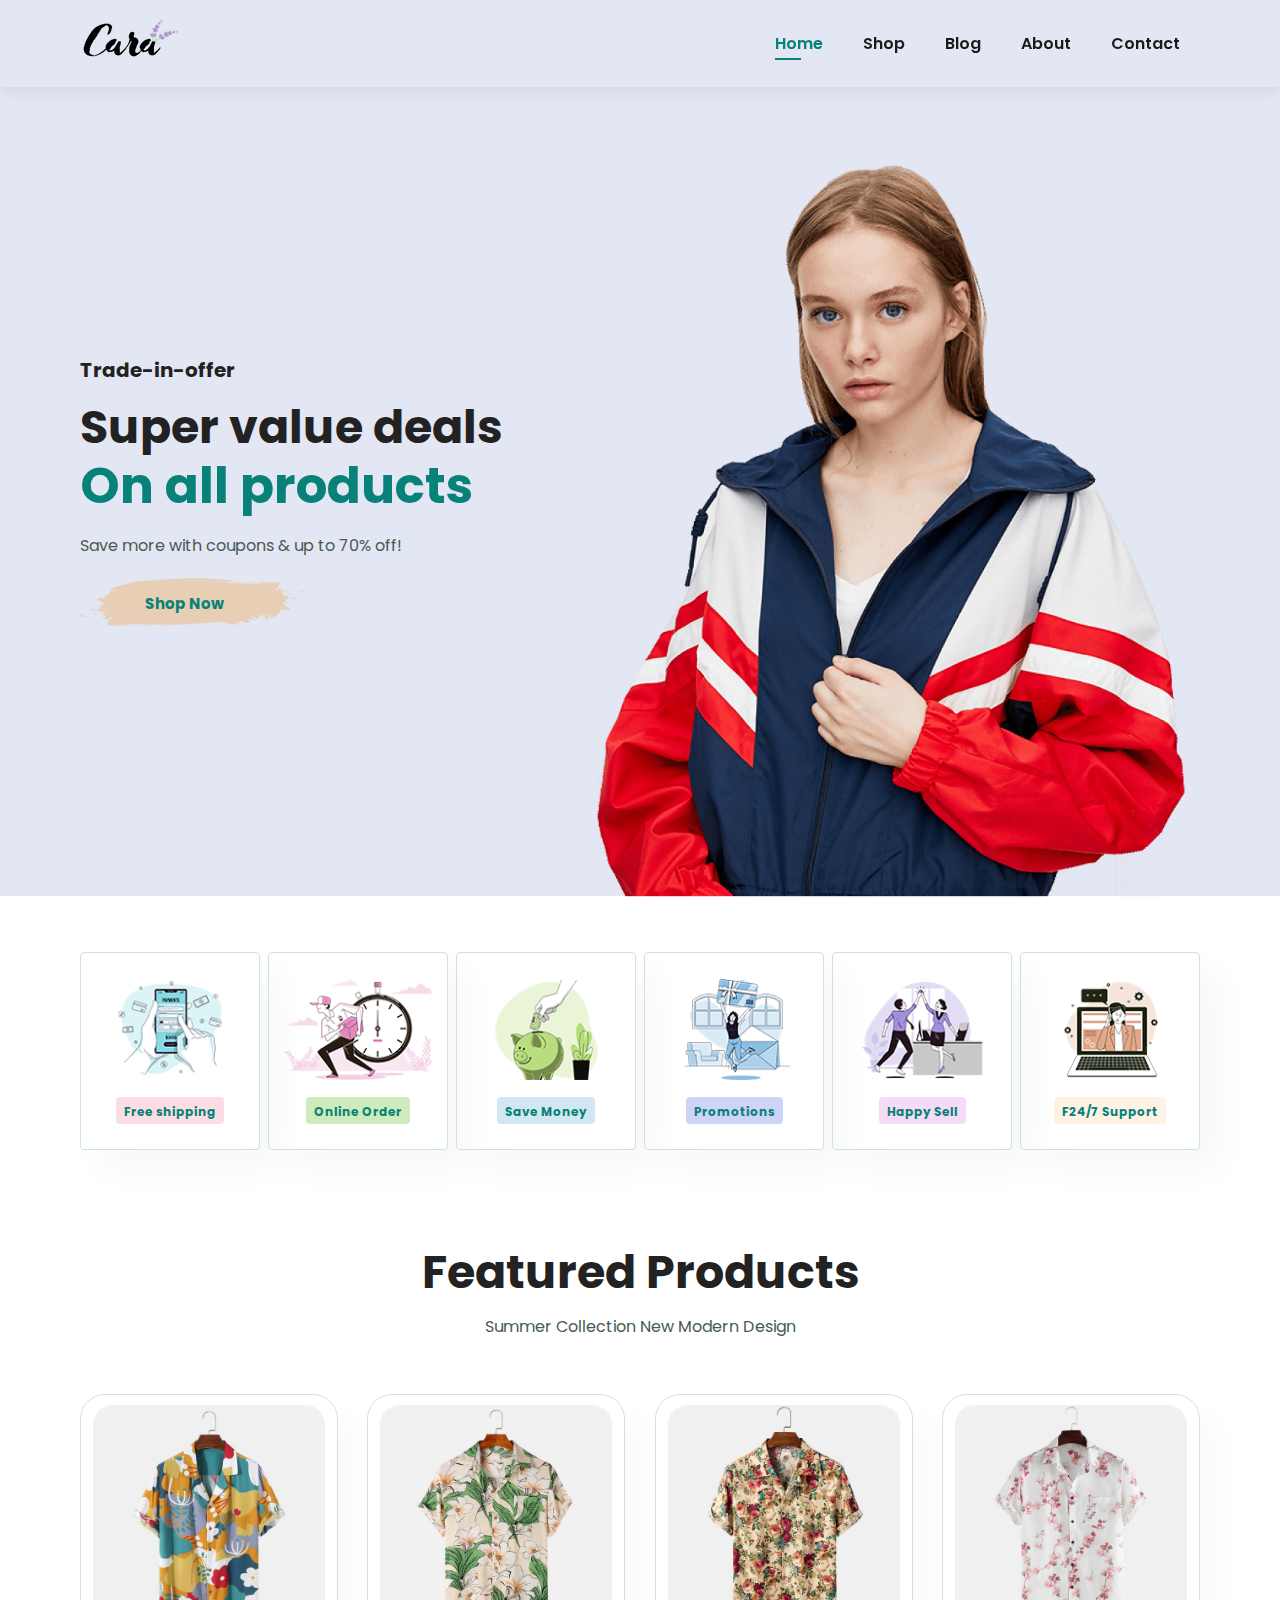
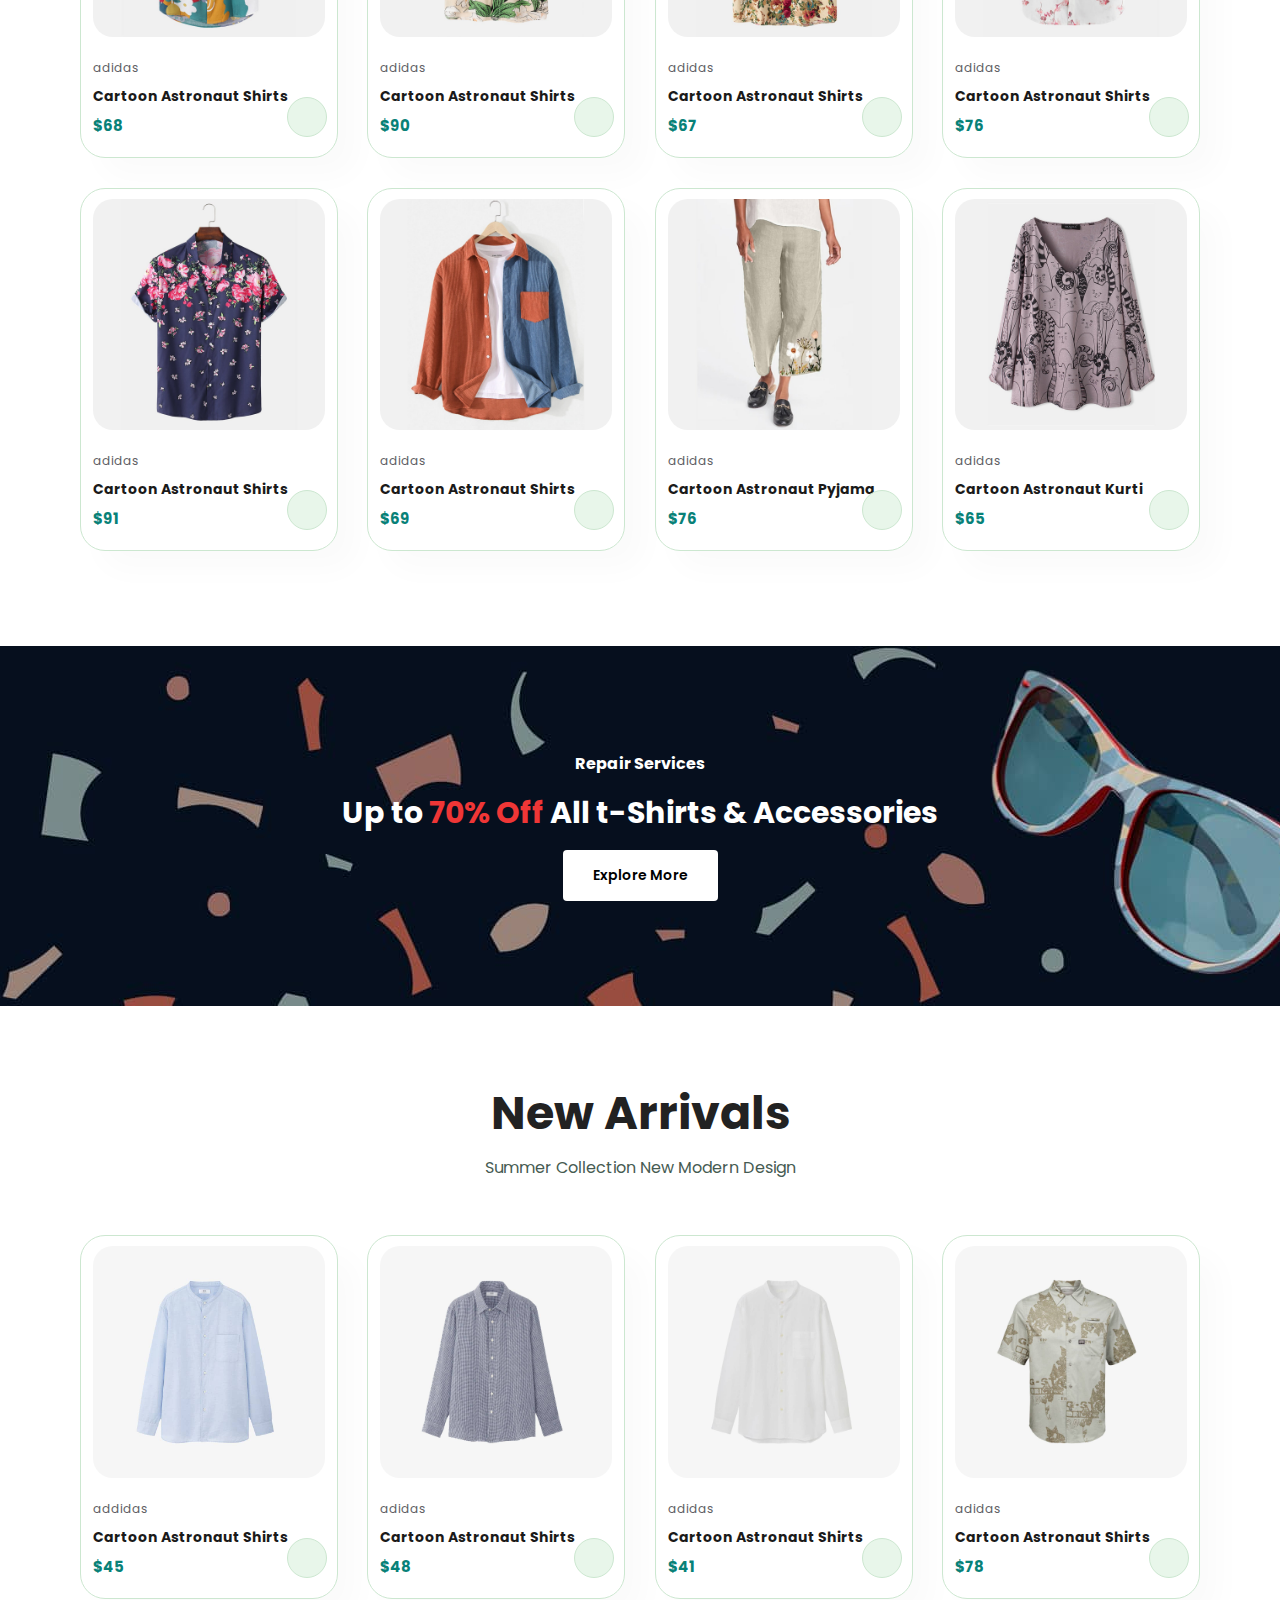
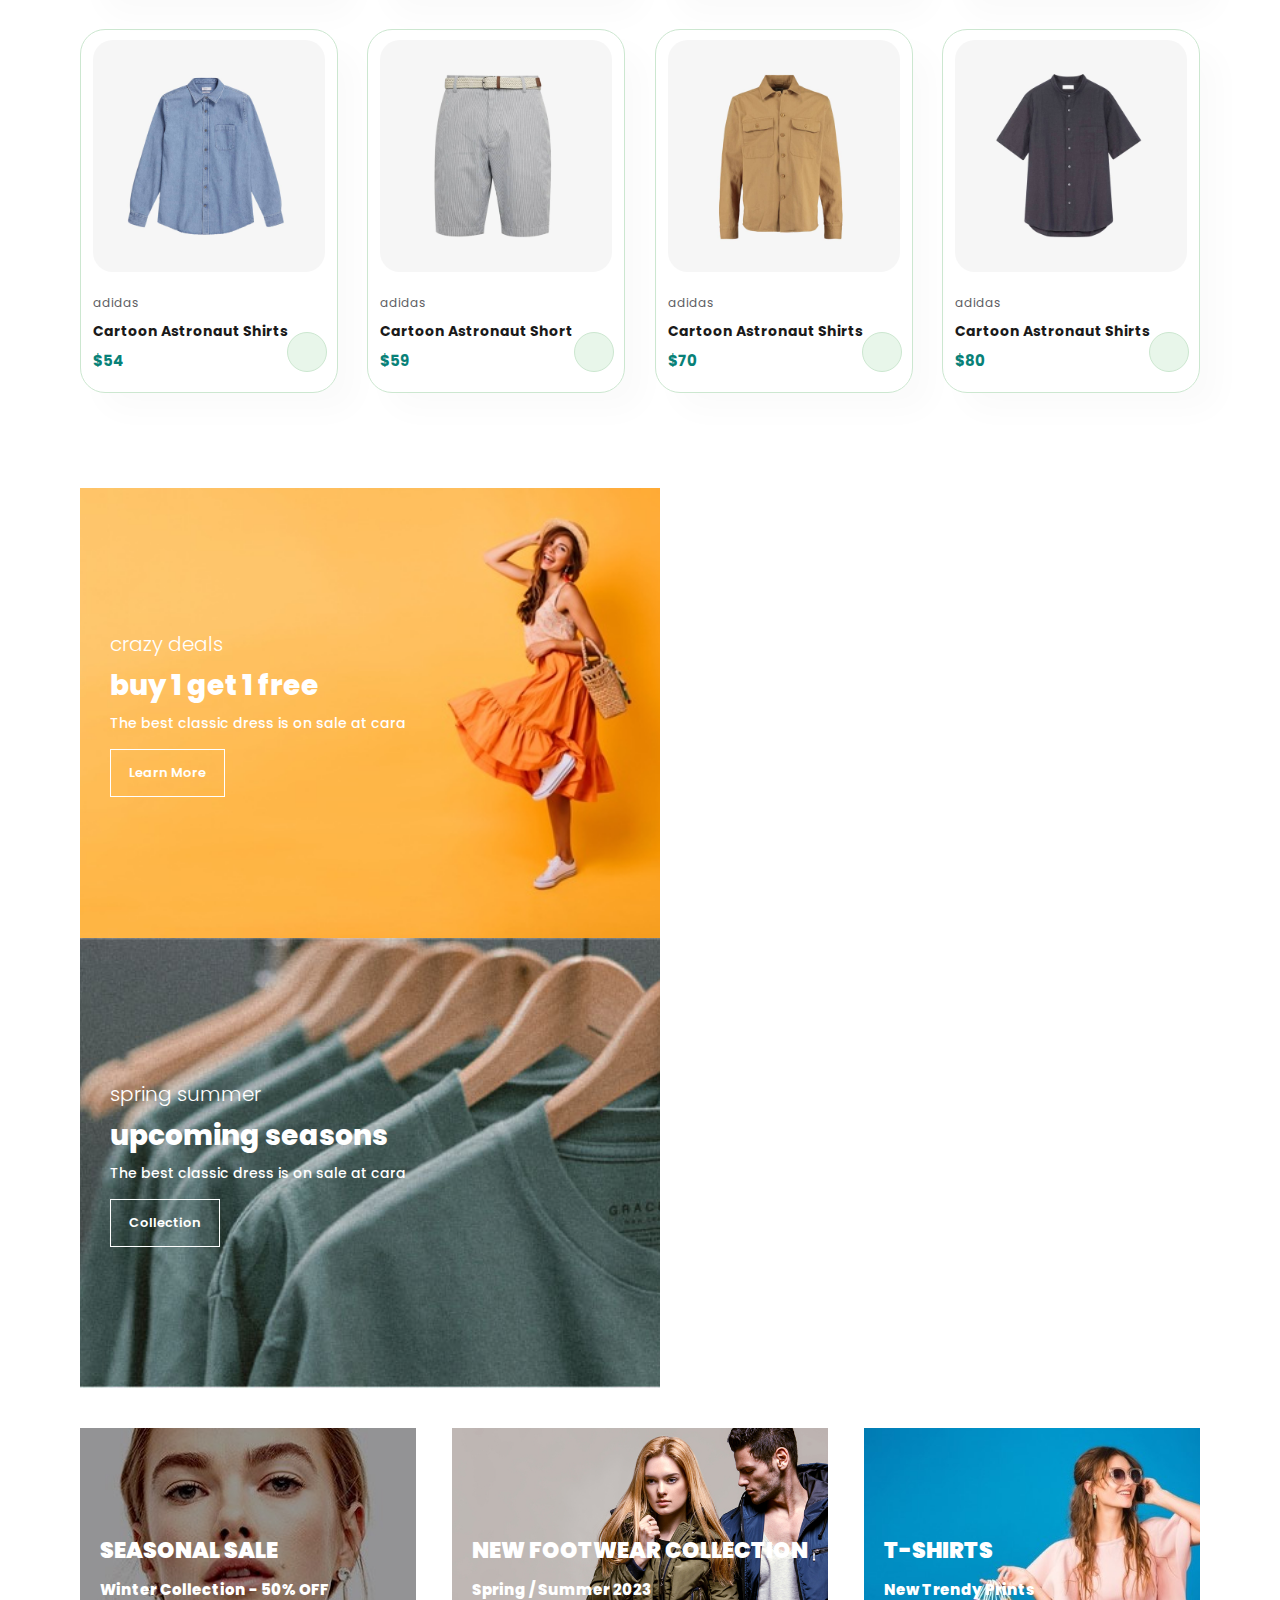
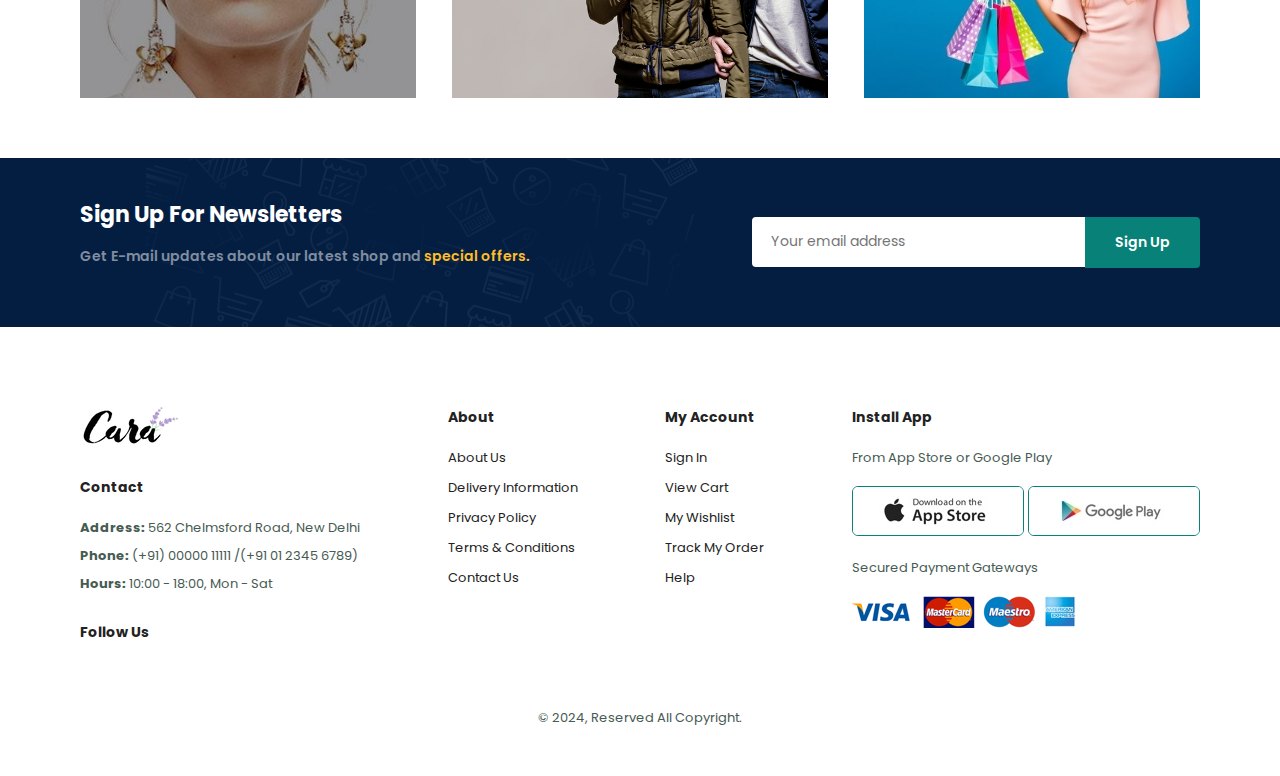
<file: E-Commerce Project canva/index.html>
<!DOCTYPE html>
<html lang="en">
<head>
    <meta charset="UTF-8">
    <meta name="viewport" content="width=device-width, initial-scale=1.0">
    <title>E-Commerce</title>
    <link rel="stylesheet" href="https://cdnjs.cloudflare.com/ajax/libs/font-awesome/6.5.1/css/all.min.css" integrity="sha512-DTOQO9RWCH3ppGqcWaEA1BIZOC6xxalwEsw9c2QQeAIftl+Vegovlnee1c9QX4TctnWMn13TZye+giMm8e2LwA==" crossorigin="anonymous" referrerpolicy="no-referrer" />
    <link rel="stylesheet" href="style.css"/>
</head>
<body>
    <section id="header">
        <a href="#"><img src="image/logo.png" class="logo" alt=""></a>
        <div>
            <ul id="navbar">
              <li><a class="active" href="index.php">Home</a></li>
              <li><a href="shop.html">Shop</a></li>
              <li><a href="blog.html">Blog</a></li>
              <li><a href="about.html">About</a></li>
              <li><a href="contact.html">Contact</a></li>
              <a id="lg-bag" href="cart.html" class="cart"><i class="fa-solid fa-cart-plus cart"></i></a>
              <a href="#" id="close"><i class="fa-solid fa-xmark"></i></a>
            </ul>
          </div>
          <div id="mobile">
            <a href="cart.html"><i class="fa-solid fa-cart-plus cart"></i></a>
            <i id="bar" class="fas fa-outdent"></i>
          </div>
    </section>

    <section id="hero">
        <h4>Trade-in-offer</h4>
        <h2>Super value deals</h2>
        <h1>On all products</h1>
        <p>Save more with coupons & up to 70% off!</p>
        <button>Shop Now</button>
    </section>

    <section id="feature" class="section-p1">
        <div class="fe-box">
          <img src="image/feature/f1.png" alt="">
          <h6>Free shipping</h6>
        </div>
        <div class="fe-box">
          <img src="image/feature/f2.png" alt="">
          <h6>Online Order</h6>
        </div>
        <div class="fe-box">
          <img src="image/feature/f3.png" alt="">
          <h6>Save Money</h6>
        </div>
        <div class="fe-box">
          <img src="image/feature/f4.png" alt="">
          <h6>Promotions</h6>
        </div>
        <div class="fe-box">
          <img src="image/feature/f5.png" alt="">
          <h6>Happy Sell</h6>
        </div>
        <div class="fe-box">
          <img src="image/feature/f6.png" alt="">
          <h6>F24/7 Support</h6>
        </div>
    </section>

    <section id="product1" class="section-p1">
        <h2>Featured Products</h2>
        <p>Summer Collection New Modern Design</p>
        <div class="pro-container">
          <div class="pro">
            <img src="image/product/f1.jpg" alt="">
            <div class="des">
              <span>adidas</span>
              <h5>Cartoon Astronaut Shirts</h5>
              <div class="star">
                <i class="fas fa-star"></i>
                <i class="fas fa-star"></i>
                <i class="fas fa-star"></i>
                <i class="fas fa-star"></i>
                <i class="fas fa-star"></i>
              </div>
              <h4>$68</h4>
            </div>
            <a href="#" class="cart"><i class="fa-solid fa-cart-plus"></i></a>
           </div>
           <div class="pro">
            <img src="image/product/f2.jpg" alt="">
            <div class="des">
              <span>adidas</span>
              <h5>Cartoon Astronaut Shirts</h5>
              <div class="star">
                <i class="fas fa-star"></i>
                <i class="fas fa-star"></i>
                <i class="fas fa-star"></i>
                <i class="fas fa-star"></i>
                <i class="fas fa-star"></i>
              </div>
              <h4>$90</h4>
            </div>
            <a href="#" class="cart"><i class="fa-solid fa-cart-plus"></i></a>
           </div>
           <div class="pro">
            <img src="image/product/f3.jpg" alt="">
            <div class="des">
              <span>adidas</span>
              <h5>Cartoon Astronaut Shirts</h5>
              <div class="star">
                <i class="fas fa-star"></i>
                <i class="fas fa-star"></i>
                <i class="fas fa-star"></i>
                <i class="fas fa-star"></i>
                <i class="fas fa-star"></i>
              </div>
              <h4>$67</h4>
            </div>
            <a href="#" class="cart"><i class="fa-solid fa-cart-plus"></i></a>
           </div>
           <div class="pro">
            <img src="image/product/f4.jpg" alt="">
            <div class="des">
              <span>adidas</span>
              <h5>Cartoon Astronaut Shirts</h5>
              <div class="star">
                <i class="fas fa-star"></i>
                <i class="fas fa-star"></i>
                <i class="fas fa-star"></i>
                <i class="fas fa-star"></i>
                <i class="fas fa-star"></i>
              </div>
              <h4>$76</h4>
            </div>
            <a href="#" class="cart"><i class="fa-solid fa-cart-plus"></i></i></a>
           </div>
           <div class="pro">
            <img src="image/product/f5.jpg" alt="">
            <div class="des">
              <span>adidas</span>
              <h5>Cartoon Astronaut Shirts</h5>
              <div class="star">
                <i class="fas fa-star"></i>
                <i class="fas fa-star"></i>
                <i class="fas fa-star"></i>
                <i class="fas fa-star"></i>
                <i class="fas fa-star"></i>
              </div>
              <h4>$91</h4>
            </div>
            <a href="#" class="cart"><i class="fa-solid fa-cart-plus"></i></i></a>
           </div>
           <div class="pro">
            <img src="image/product/f6.jpg" alt="">
            <div class="des">
              <span>adidas</span>
              <h5>Cartoon Astronaut Shirts</h5>
              <div class="star">
                <i class="fas fa-star"></i>
                <i class="fas fa-star"></i>
                <i class="fas fa-star"></i>
                <i class="fas fa-star"></i>
                <i class="fas fa-star"></i>
              </div>
              <h4>$69</h4>
            </div>
            <a href="#" class="cart"><i class="fa-solid fa-cart-plus"></i></i></a>
           </div>
           <div class="pro">
            <img src="image/product/f7.jpg" alt="">
            <div class="des">
              <span>adidas</span>
              <h5>Cartoon Astronaut Pyjama</h5>
              <div class="star">
                <i class="fas fa-star"></i>
                <i class="fas fa-star"></i>
                <i class="fas fa-star"></i>
                <i class="fas fa-star"></i>
                <i class="fas fa-star"></i>
              </div>
              <h4>$76</h4>
            </div>
            <a href="#" class="cart"><i class="fa-solid fa-cart-plus"></i></a>
           </div>
           <div class="pro">
            <img src="image/product/f8.jpg" alt="">
            <div class="des">
              <span>adidas</span>
              <h5>Cartoon Astronaut Kurti</h5>
              <div class="star">
                <i class="fas fa-star"></i>
                <i class="fas fa-star"></i>
                <i class="fas fa-star"></i>
                <i class="fas fa-star"></i>
                <i class="fas fa-star"></i>
              </div>
              <h4>$65</h4>
            </div>
            <a href="#" class="cart"><i class="fa-solid fa-cart-plus"></i></a>
           </div>

        </div>
    </section>

    <section id="banner" class="section-m1">
        <h4>Repair Services</h4>
        <h2>Up to <span>70% Off</span> All t-Shirts & Accessories</h2>
        <button class="normal">Explore More</button>
    </section>

    <section id="product1" class="section-p1">
        <h2>New Arrivals</h2>
        <p>Summer Collection New Modern Design</p>
        <div class="pro-container">
          <div class="pro">
            <img src="image/product/n1.jpg" alt="">
            <div class="des">
              <span>addidas</span>
              <h5>Cartoon Astronaut Shirts</h5>
              <div class="star">
                <i class="fas fa-star"></i>
                <i class="fas fa-star"></i>
                <i class="fas fa-star"></i>
                <i class="fas fa-star"></i>
                <i class="fas fa-star"></i>
              </div>
              <h4>$45</h4>
            </div>
            <a href="#" class="cart"><i class="fa-solid fa-cart-plus"></i></a>
           </div>
           <div class="pro">
            <img src="image/product/n2.jpg" alt="">
            <div class="des">
              <span>adidas</span>
              <h5>Cartoon Astronaut Shirts</h5>
              <div class="star">
                <i class="fas fa-star"></i>
                <i class="fas fa-star"></i>
                <i class="fas fa-star"></i>
                <i class="fas fa-star"></i>
                <i class="fas fa-star"></i>
              </div>
              <h4>$48</h4>
            </div>
            <a href="#" class="cart"><i class="fa-solid fa-cart-plus"></i></a>
           </div>
           <div class="pro">
            <img src="image/product/n3.jpg" alt="">
            <div class="des">
              <span>adidas</span>
              <h5>Cartoon Astronaut Shirts</h5>
              <div class="star">
                <i class="fas fa-star"></i>
                <i class="fas fa-star"></i>
                <i class="fas fa-star"></i>
                <i class="fas fa-star"></i>
                <i class="fas fa-star"></i>
              </div>
              <h4>$41</h4>
            </div>
            <a href="#" class="cart"><i class="fa-solid fa-cart-plus"></i></a>
           </div>
           <div class="pro">
            <img src="image/product/n4.jpg" alt="">
            <div class="des">
              <span>adidas</span>
              <h5>Cartoon Astronaut Shirts</h5>
              <div class="star">
                <i class="fas fa-star"></i>
                <i class="fas fa-star"></i>
                <i class="fas fa-star"></i>
                <i class="fas fa-star"></i>
                <i class="fas fa-star"></i>
              </div>
              <h4>$78</h4>
            </div>
            <a href="#" class="cart"><i class="fa-solid fa-cart-plus"></i></a>
           </div>
           <div class="pro">
            <img src="image/product/n5.jpg" alt="">
            <div class="des">
              <span>adidas</span>
              <h5>Cartoon Astronaut Shirts</h5>
              <div class="star">
                <i class="fas fa-star"></i>
                <i class="fas fa-star"></i>
                <i class="fas fa-star"></i>
                <i class="fas fa-star"></i>
                <i class="fas fa-star"></i>
              </div>
              <h4>$54</h4>
            </div>
            <a href="#" class="cart"><i class="fa-solid fa-cart-plus"></i></a>
           </div>
           <div class="pro">
            <img src="image/product/n6.jpg" alt="">
            <div class="des">
              <span>adidas</span>
              <h5>Cartoon Astronaut Short</h5>
              <div class="star">
                <i class="fas fa-star"></i>
                <i class="fas fa-star"></i>
                <i class="fas fa-star"></i>
                <i class="fas fa-star"></i>
                <i class="fas fa-star"></i>
              </div>
              <h4>$59</h4>
            </div>
            <a href="#" class="cart"><i class="fa-solid fa-cart-plus"></i></a>
           </div>
           <div class="pro">
            <img src="image/product/n7.jpg" alt="">
            <div class="des">
              <span>adidas</span>
              <h5>Cartoon Astronaut Shirts</h5>
              <div class="star">
                <i class="fas fa-star"></i>
                <i class="fas fa-star"></i>
                <i class="fas fa-star"></i>
                <i class="fas fa-star"></i>
                <i class="fas fa-star"></i>
              </div>
              <h4>$70</h4>
            </div>
            <a href="#" class="cart"><i class="fa-solid fa-cart-plus"></i></a>
           </div>
           <div class="pro">
            <img src="image/product/n8.jpg" alt="">
            <div class="des">
              <span>adidas</span>
              <h5>Cartoon Astronaut Shirts</h5>
              <div class="star">
                <i class="fas fa-star"></i>
                <i class="fas fa-star"></i>
                <i class="fas fa-star"></i>
                <i class="fas fa-star"></i>
                <i class="fas fa-star"></i>
              </div>
              <h4>$80</h4>
            </div>
            <a href="#" class="cart"><i class="fa-solid fa-cart-plus"></i></a>
           </div>

        </div>
    </section>

    <section id="sm-banner" class="section-p1">
        <div class="banner-box">
          <h4>crazy deals</h4>
          <h2>buy 1 get 1 free</h2>
          <span>The best classic dress is on sale at cara</span>
          <button class="white">Learn More</button>
        </div>
        <div class="banner-box banner-box2">
          <h4>spring summer</h4>
          <h2>upcoming seasons</h2>
          <span>The best classic dress is on sale at cara</span>
          <button class="white">Collection</button>
        </div>
    </section>

    <section id="banner3">
        <div class="banner-box">
          <h2>SEASONAL SALE</h2>
          <h3>Winter Collection - 50% OFF</h3>
        </div>
        <div class="banner-box banner-box2">
          <h2>NEW FOOTWEAR COLLECTION</h2>
          <h3>Spring / Summer 2023</h3>
        </div>
        <div class="banner-box banner-box3">
          <h2>T-SHIRTS</h2>
          <h3>New Trendy Prints</h3>
        </div>
    </section>

    <section id="newsletter" class="section-p1 section-m1">
        <div class="newstext">
          <h4>Sign Up For Newsletters</h4>
          <p>Get E-mail updates about our latest shop and <span>special offers.</span></p>
        </div>
        <div class="form">
          <input type="text" placeholder="Your email address">
          <button class="normal">Sign Up</button>
        </div>
    </section>

    <footer class="section-p1 footer">
        <div class="col">
          <img class="logo" src="image/logo.png" alt="">
          <h4>Contact</h4>
          <p><strong>Address: </strong> 562 Chelmsford Road, New Delhi</p>
          <p><strong>Phone: </strong> (+91) 00000 11111 /(+91 01 2345 6789)</p>
          <p><strong>Hours: </strong> 10:00 - 18:00, Mon - Sat</p>
          <div class="follow">
            <h4>Follow Us</h4>
            <div class="icon">
              <i class="fab fa-facebook-f"></i>
              <i class="fab fa-twitter"></i>
              <i class="fab fa-instagram"></i>
              <i class="fab fa-pinterest-p"></i>
              <i class="fab fa-youtube"></i>
            </div>
          </div>
        </div>
  
        <div class="col">
          <h4>About</h4>
          <a href="#">About Us</a>
          <a href="#">Delivery Information</a>
          <a href="#">Privacy Policy</a>
          <a href="#">Terms & Conditions</a>
          <a href="#">Contact Us</a>
        </div>
  
        <div class="col">
          <h4>My Account</h4>
          <a href="#">Sign In</a>
          <a href="#">View Cart</a>
          <a href="#">My Wishlist</a>
          <a href="#">Track My Order</a>
          <a href="#">Help</a>
        </div>
  
        <div class="col install">
          <h4>Install App</h4>
          <p>From App Store or Google Play</p>
          <div class="row">
            <img src="image/pay/app.jpg" alt="">
            <img src="image/pay/play.jpg" alt="">
          </div>
          <p>Secured Payment Gateways</p>
          <img src="image/pay/pay.png" alt="">
        </div>
  
        <div class="copyright">
          <p>© 2024, Reserved All Copyright.</p>
        </div>
      </footer>

    <script src="script.js"></script>
</body>
</html>
</file>
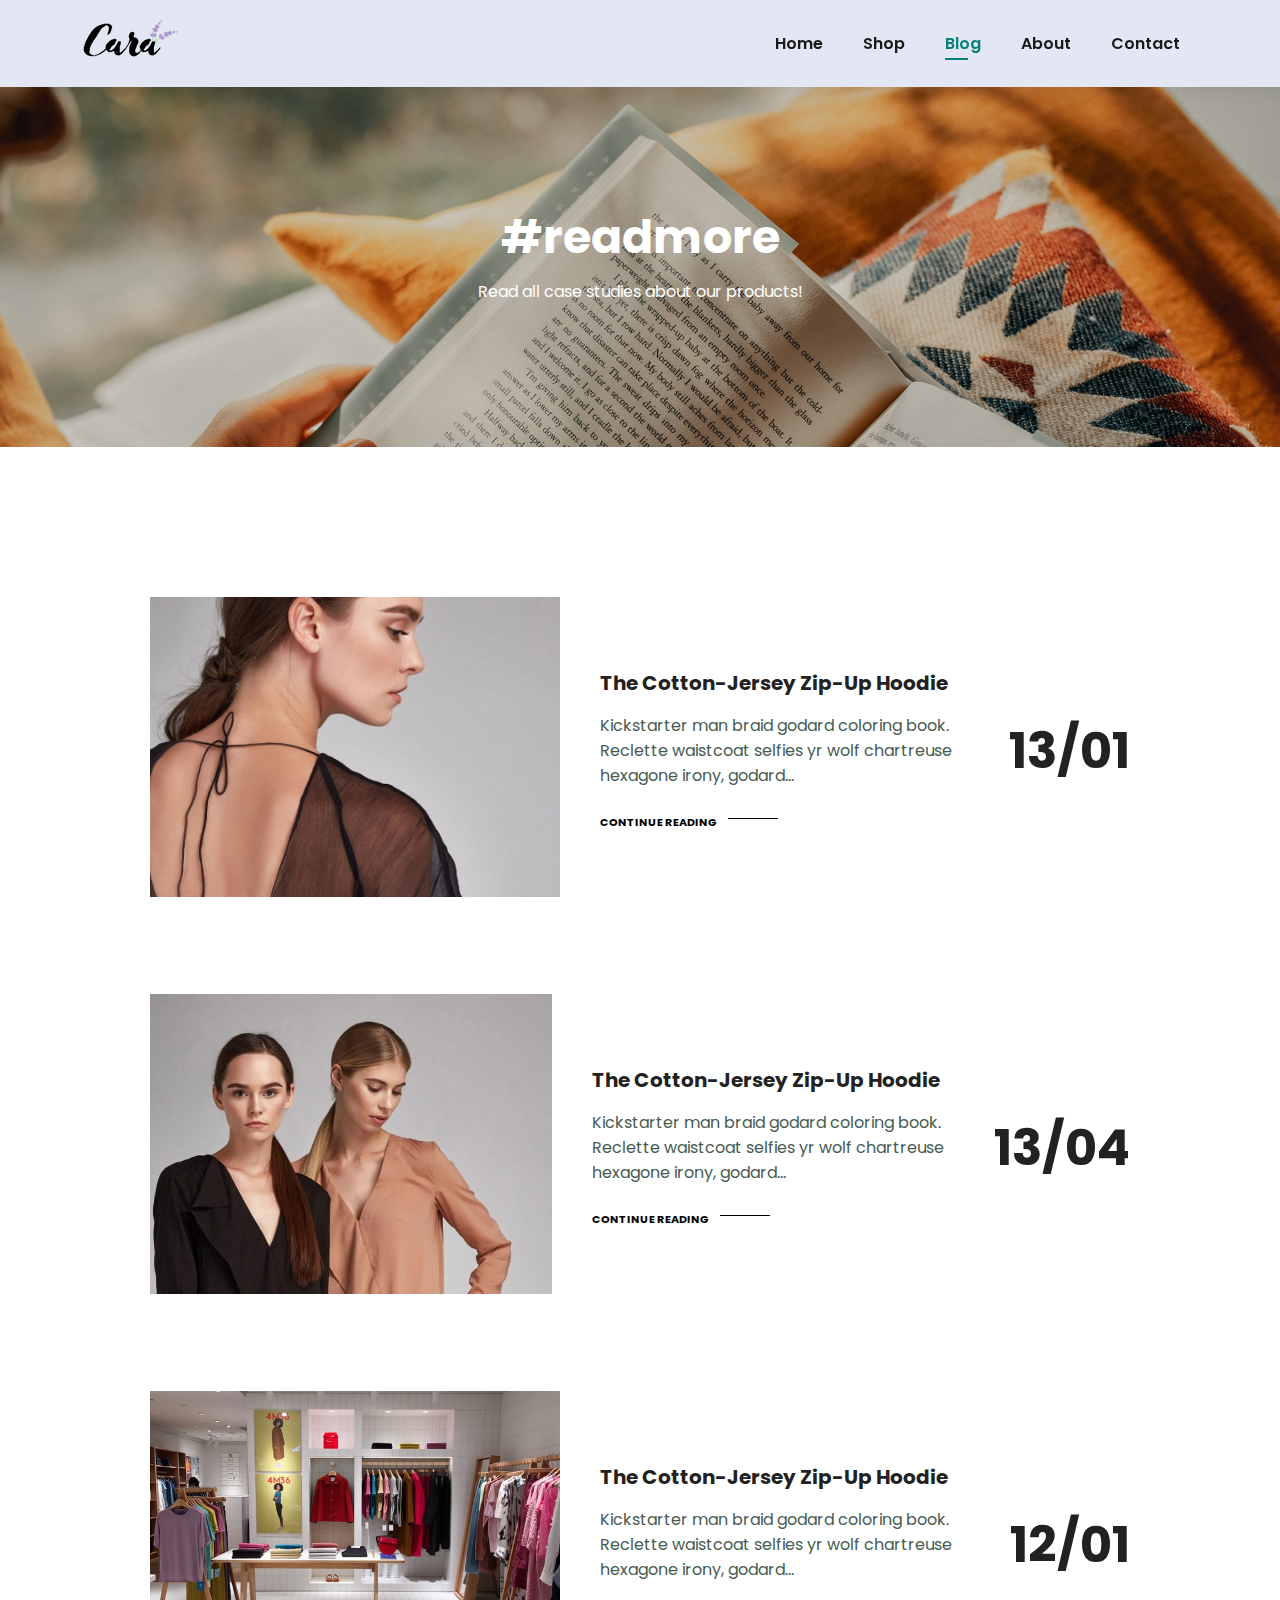
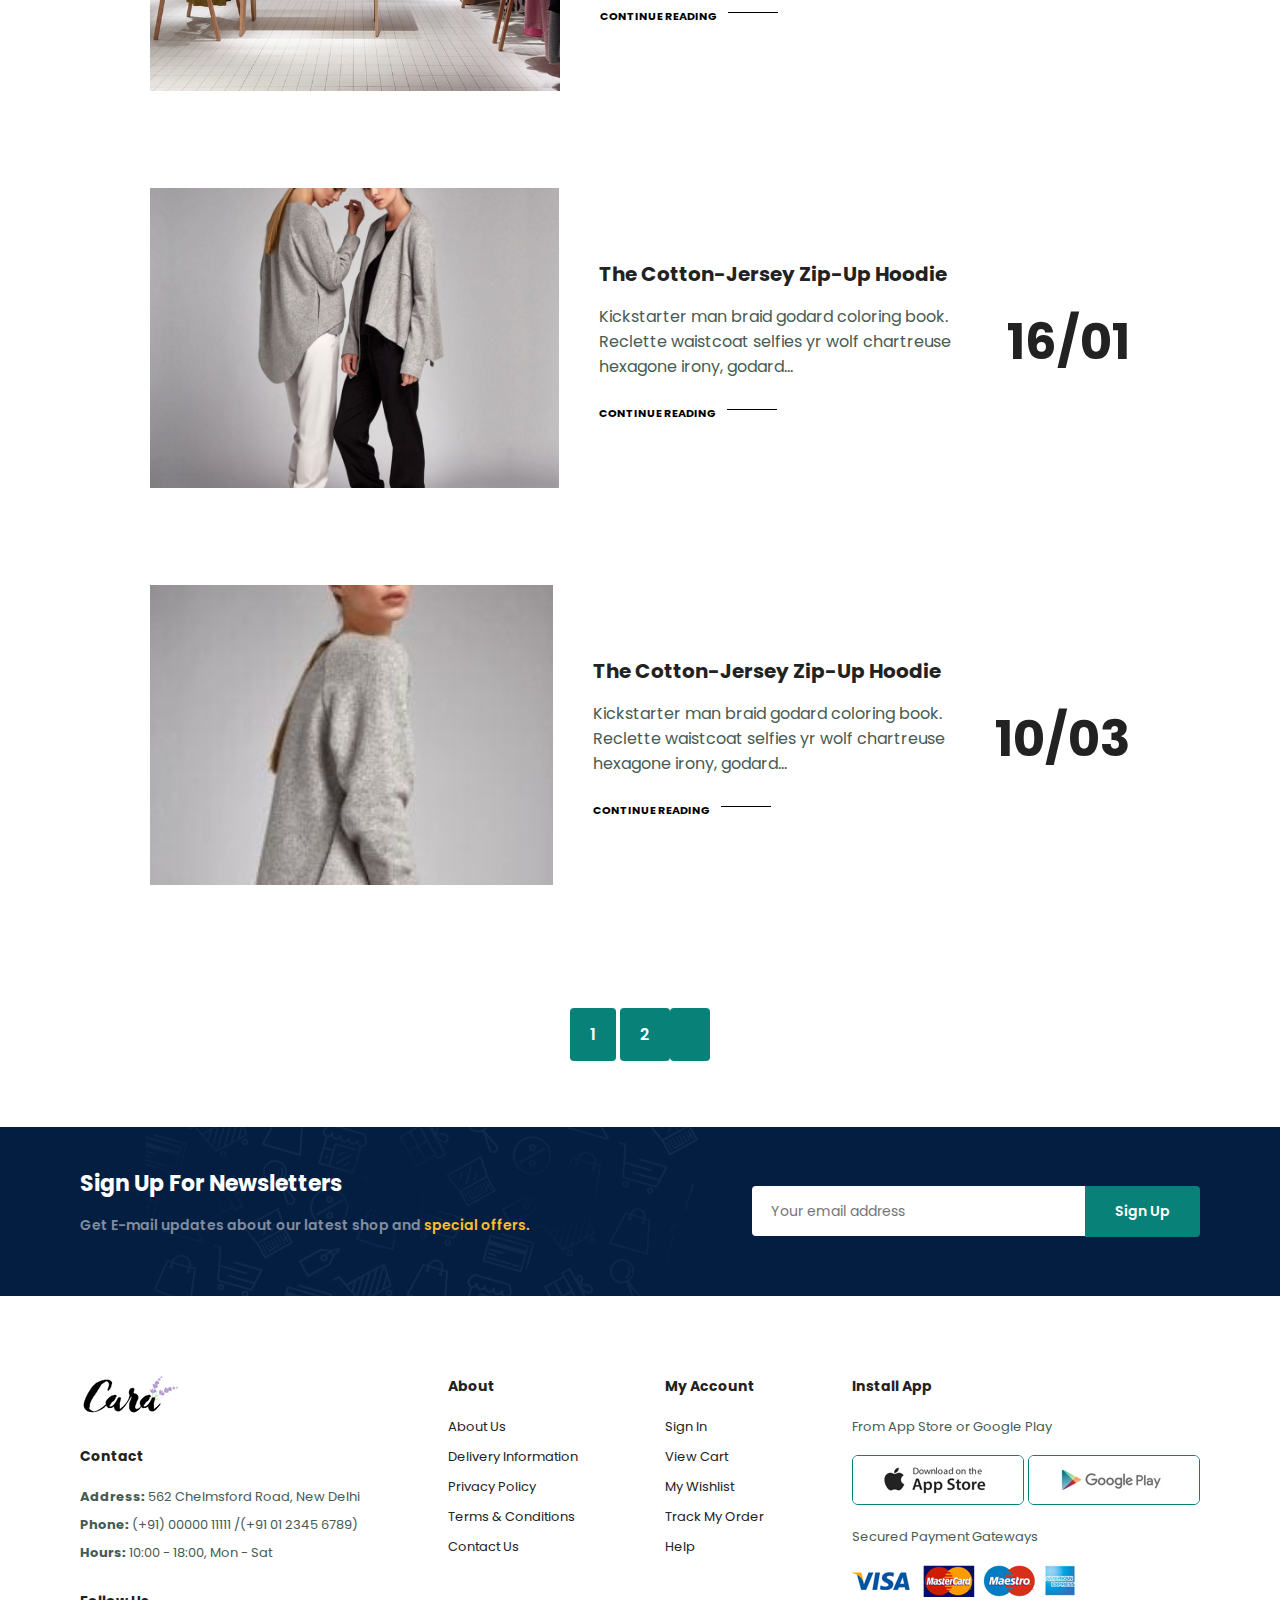
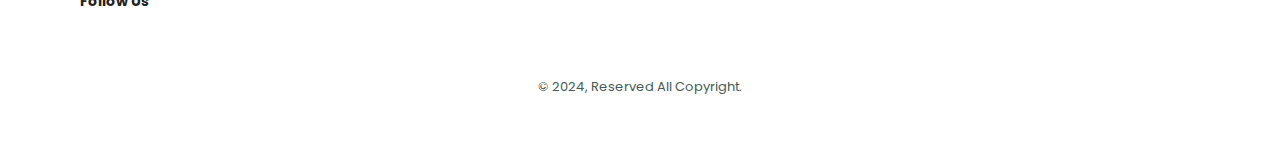
<file: E-Commerce Project canva/blog.html>
<!DOCTYPE html>
<html lang="en">
<head>
    <meta charset="UTF-8">
    <meta name="viewport" content="width=device-width, initial-scale=1.0">
    <title>E-Commerce</title>
    <link rel="stylesheet" href="https://cdnjs.cloudflare.com/ajax/libs/font-awesome/6.5.1/css/all.min.css" integrity="sha512-DTOQO9RWCH3ppGqcWaEA1BIZOC6xxalwEsw9c2QQeAIftl+Vegovlnee1c9QX4TctnWMn13TZye+giMm8e2LwA==" crossorigin="anonymous" referrerpolicy="no-referrer" />
    <link rel="stylesheet" href="style.css"/>
</head>
<body>
    <section id="header">
        <a href="#"><img src="image/logo.png" class="logo" alt=""></a>
        <div>
            <ul id="navbar">
              <li><a href="index.php">Home</a></li>
              <li><a href="shop.html">Shop</a></li>
              <li><a class="active" href="blog.html">Blog</a></li>
              <li><a href="about.html">About</a></li>
              <li><a href="contact.html">Contact</a></li>
              <a id="lg-bag" href="cart.html" class="cart"><i class="fa-solid fa-cart-plus cart"></i></a>
              <a href="#" id="close"><i class="fa-solid fa-xmark"></i></a>
            </ul>
          </div>
          <div id="mobile">
            <a href="cart.html"><i class="fa-solid fa-cart-plus cart"></i></a>
            <i id="bar" class="fas fa-outdent"></i>
          </div>
    </section>

    <section id="page-header" class="blog-header">
        <h2>#readmore</h2>
        <p>Read all case studies about our products!</p>
    </section>

    <section id="blog">
        <div class="blog-box">
            <div class="blog-img">
                <img src="image/blog/b1.jpg" alt="">
            </div>
            <div class="blog-details">
              <h4>The Cotton-Jersey Zip-Up Hoodie</h4>
              <p>Kickstarter man braid godard coloring book. Reclette waistcoat selfies yr wolf chartreuse hexagone irony, godard...</p>
              <a href="#">CONTINUE READING</a>
            </div>
            <h1>13/01</h1>
        </div>
        <div class="blog-box">
          <div class="blog-img">
              <img src="image/blog/b2.jpg" alt="">
          </div>
          <div class="blog-details">
            <h4>The Cotton-Jersey Zip-Up Hoodie</h4>
            <p>Kickstarter man braid godard coloring book. Reclette waistcoat selfies yr wolf chartreuse hexagone irony, godard...</p>
            <a href="#">CONTINUE READING</a>
          </div>
          <h1>13/04</h1>
      </div>
      <div class="blog-box">
        <div class="blog-img">
            <img src="image/blog/b3.jpg" alt="">
        </div>
        <div class="blog-details">
          <h4>The Cotton-Jersey Zip-Up Hoodie</h4>
          <p>Kickstarter man braid godard coloring book. Reclette waistcoat selfies yr wolf chartreuse hexagone irony, godard...</p>
          <a href="#">CONTINUE READING</a>
        </div>
        <h1>12/01</h1>
    </div>
    <div class="blog-box">
      <div class="blog-img">
          <img src="image/blog/b4.jpg" alt="">
      </div>
      <div class="blog-details">
        <h4>The Cotton-Jersey Zip-Up Hoodie</h4>
        <p>Kickstarter man braid godard coloring book. Reclette waistcoat selfies yr wolf chartreuse hexagone irony, godard...</p>
        <a href="#">CONTINUE READING</a>
      </div>
      <h1>16/01</h1>
  </div>
  <div class="blog-box">
    <div class="blog-img">
        <img src="image/blog/b5.jpg" alt="">
    </div>
    <div class="blog-details">
      <h4>The Cotton-Jersey Zip-Up Hoodie</h4>
      <p>Kickstarter man braid godard coloring book. Reclette waistcoat selfies yr wolf chartreuse hexagone irony, godard...</p>
      <a href="#">CONTINUE READING</a>
    </div>
    <h1>10/03</h1>
</div>
    </section>

    <section id="pagination" class="section-p1">
        <a href="#">1</a>
        <a href="#">2</a>
        <a href="#"><i class="fa-solid fa-arrow-right"></i></a>
    </section>

    <section id="newsletter" class="section-p1 section-m1">
        <div class="newstext">
          <h4>Sign Up For Newsletters</h4>
          <p>Get E-mail updates about our latest shop and <span>special offers.</span></p>
        </div>
        <div class="form">
          <input type="text" placeholder="Your email address">
          <button class="normal">Sign Up</button>
        </div>
    </section>

    <footer class="section-p1 footer">
        <div class="col">
          <img class="logo" src="image/logo.png" alt="">
          <h4>Contact</h4>
          <p><strong>Address: </strong> 562 Chelmsford Road, New Delhi</p>
          <p><strong>Phone: </strong> (+91) 00000 11111 /(+91 01 2345 6789)</p>
          <p><strong>Hours: </strong> 10:00 - 18:00, Mon - Sat</p>
          <div class="follow">
            <h4>Follow Us</h4>
            <div class="icon">
              <i class="fab fa-facebook-f"></i>
              <i class="fab fa-twitter"></i>
              <i class="fab fa-instagram"></i>
              <i class="fab fa-pinterest-p"></i>
              <i class="fab fa-youtube"></i>
            </div>
          </div>
        </div>
  
        <div class="col">
          <h4>About</h4>
          <a href="#">About Us</a>
          <a href="#">Delivery Information</a>
          <a href="#">Privacy Policy</a>
          <a href="#">Terms & Conditions</a>
          <a href="#">Contact Us</a>
        </div>
  
        <div class="col">
          <h4>My Account</h4>
          <a href="#">Sign In</a>
          <a href="#">View Cart</a>
          <a href="#">My Wishlist</a>
          <a href="#">Track My Order</a>
          <a href="#">Help</a>
        </div>
  
        <div class="col install">
          <h4>Install App</h4>
          <p>From App Store or Google Play</p>
          <div class="row">
            <img src="image/pay/app.jpg" alt="">
            <img src="image/pay/play.jpg" alt="">
          </div>
          <p>Secured Payment Gateways</p>
          <img src="image/pay/pay.png" alt="">
        </div>
  
        <div class="copyright">
          <p>© 2024, Reserved All Copyright.</p>
        </div>
      </footer>

    <script src="script.js"></script>
</body>
</html>
</file>
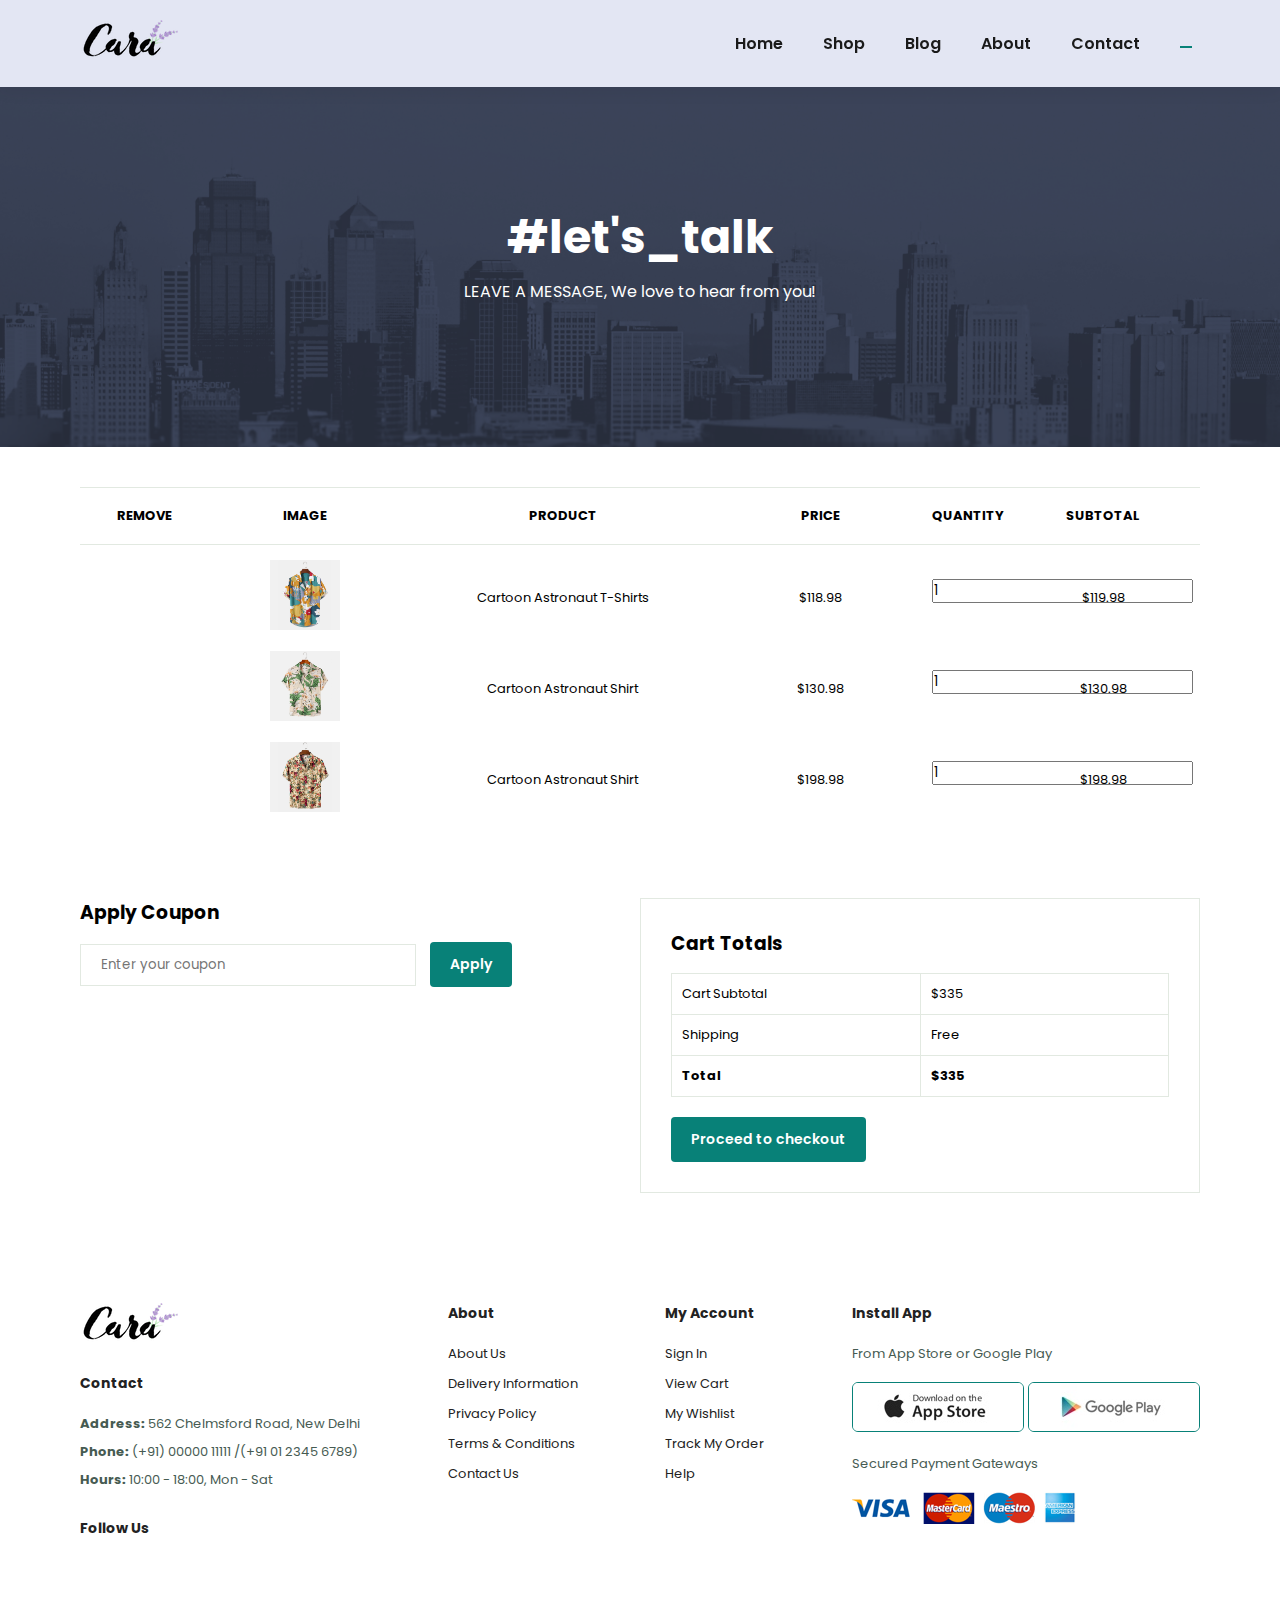
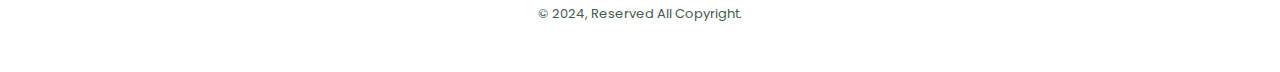
<file: E-Commerce Project canva/cart.html>
<!DOCTYPE html>
<html lang="en">
<head>
    <meta charset="UTF-8">
    <meta name="viewport" content="width=device-width, initial-scale=1.0">
    <title>E-Commerce</title>
    <link rel="stylesheet" href="https://cdnjs.cloudflare.com/ajax/libs/font-awesome/6.5.1/css/all.min.css" integrity="sha512-DTOQO9RWCH3ppGqcWaEA1BIZOC6xxalwEsw9c2QQeAIftl+Vegovlnee1c9QX4TctnWMn13TZye+giMm8e2LwA==" crossorigin="anonymous" referrerpolicy="no-referrer" />
    <link rel="stylesheet" href="style.css"/>
</head>
<body>
    <section id="header">
        <a href="#"><img src="image/logo.png" class="logo" alt=""></a>
        <div>
            <ul id="navbar">
              <li><a href="index.php">Home</a></li>
              <li><a href="shop.html">Shop</a></li>
              <li><a href="blog.html">Blog</a></li>
              <li><a href="about.html">About</a></li>
              <li><a href="contact.html">Contact</a></li>
              <li id="lg-bag"><a class="active" href="cart.html"><i class="fa-solid fa-cart-plus cart"></i></a></li>
              <a href="#" id="close"><i class="fa-solid fa-xmark"></i></a>
            </ul>
          </div>
          <div id="mobile">
            <a href="cart.html"><i class="fa-solid fa-cart-plus cart"></i></a>
            <i id="bar" class="fas fa-outdent"></i>
          </div>
    </section>

    <section id="page-header" class="about-header">
        <h2>#let's_talk</h2>
        <p>LEAVE A MESSAGE, We love to hear from you!</p>
    </section>

    <section id="cart" class="section-p1">
        <table width="100%">
            <thead>
                <tr>
                  <td>Remove</td>
                  <td>Image</td>
                  <td>Product</td>
                  <td>Price</td>
                  <td>Quantity</td>
                  <td>Subtotal</td>
                </tr>
            </thead>
            <tbody>
              <tr>
                <td><a href="#"><i class="fa-regular fa-trash-can"></i></a></td>
                <td><img src="image/product/f1.jpg" alt=""></td>
                <td>Cartoon Astronaut T-Shirts</td>
                <td>$118.98</td>
                <td><input type="number" value="1"></td>
                <td>$119.98</td>
              </tr>
              <tr>
                <td><a href="#"><i class="fa-regular fa-trash-can"></i></a></td>
                <td><img src="image/product/f2.jpg" alt=""></td>
                <td>Cartoon Astronaut Shirt</td>
                <td>$130.98</td>
                <td><input type="number" value="1"></td>
                <td>$130.98</td>
              </tr>
              <tr>
                <td><a href="#"><i class="fa-regular fa-trash-can"></i></a></td>
                <td><img src="image/product/f3.jpg" alt=""></td>
                <td>Cartoon Astronaut Shirt</td>
                <td>$198.98</td>
                <td><input type="number" value="1"></td>
                <td>$198.98</td>
              </tr>
            </tbody>

        </table>
    </section>

    <section id="cart-add" class="section-p1">
      <div id="coupon">
        <h3>Apply Coupon</h3>
        <div>
          <input type="text" placeholder="Enter your coupon">
          <button class="normal">Apply</button>
        </div>
      </div>

      <div id="subtotal">
          <h3>Cart Totals</h3>
          <table>
            <tr>
              <td>Cart Subtotal</td>
              <td>$335</td>
            </tr>
            <tr>
              <td>Shipping</td>
              <td>Free</td>
            </tr>
            <tr>
              <td><strong>Total</strong></td>
              <td><strong>$335</strong></td>
            </tr>
          </table>
          <button class="normal">Proceed to checkout</button>
      </div>
    </section>

    <footer class="section-p1 footer">
        <div class="col">
          <img class="logo" src="image/logo.png" alt="">
          <h4>Contact</h4>
          <p><strong>Address: </strong> 562 Chelmsford Road, New Delhi</p>
          <p><strong>Phone: </strong> (+91) 00000 11111 /(+91 01 2345 6789)</p>
          <p><strong>Hours: </strong> 10:00 - 18:00, Mon - Sat</p>
          <div class="follow">
            <h4>Follow Us</h4>
            <div class="icon">
              <i class="fab fa-facebook-f"></i>
              <i class="fab fa-twitter"></i>
              <i class="fab fa-instagram"></i>
              <i class="fab fa-pinterest-p"></i>
              <i class="fab fa-youtube"></i>
            </div>
          </div>
        </div>
  
        <div class="col">
          <h4>About</h4>
          <a href="#">About Us</a>
          <a href="#">Delivery Information</a>
          <a href="#">Privacy Policy</a>
          <a href="#">Terms & Conditions</a>
          <a href="#">Contact Us</a>
        </div>
  
        <div class="col">
          <h4>My Account</h4>
          <a href="#">Sign In</a>
          <a href="#">View Cart</a>
          <a href="#">My Wishlist</a>
          <a href="#">Track My Order</a>
          <a href="#">Help</a>
        </div>
  
        <div class="col install">
          <h4>Install App</h4>
          <p>From App Store or Google Play</p>
          <div class="row">
            <img src="image/pay/app.jpg" alt="">
            <img src="image/pay/play.jpg" alt="">
          </div>
          <p>Secured Payment Gateways</p>
          <img src="image/pay/pay.png" alt="">
        </div>
  
        <div class="copyright">
          <p>© 2024, Reserved All Copyright.</p>
        </div>
      </footer>

    <script src="script.js"></script>
</body>
</html>
</file>
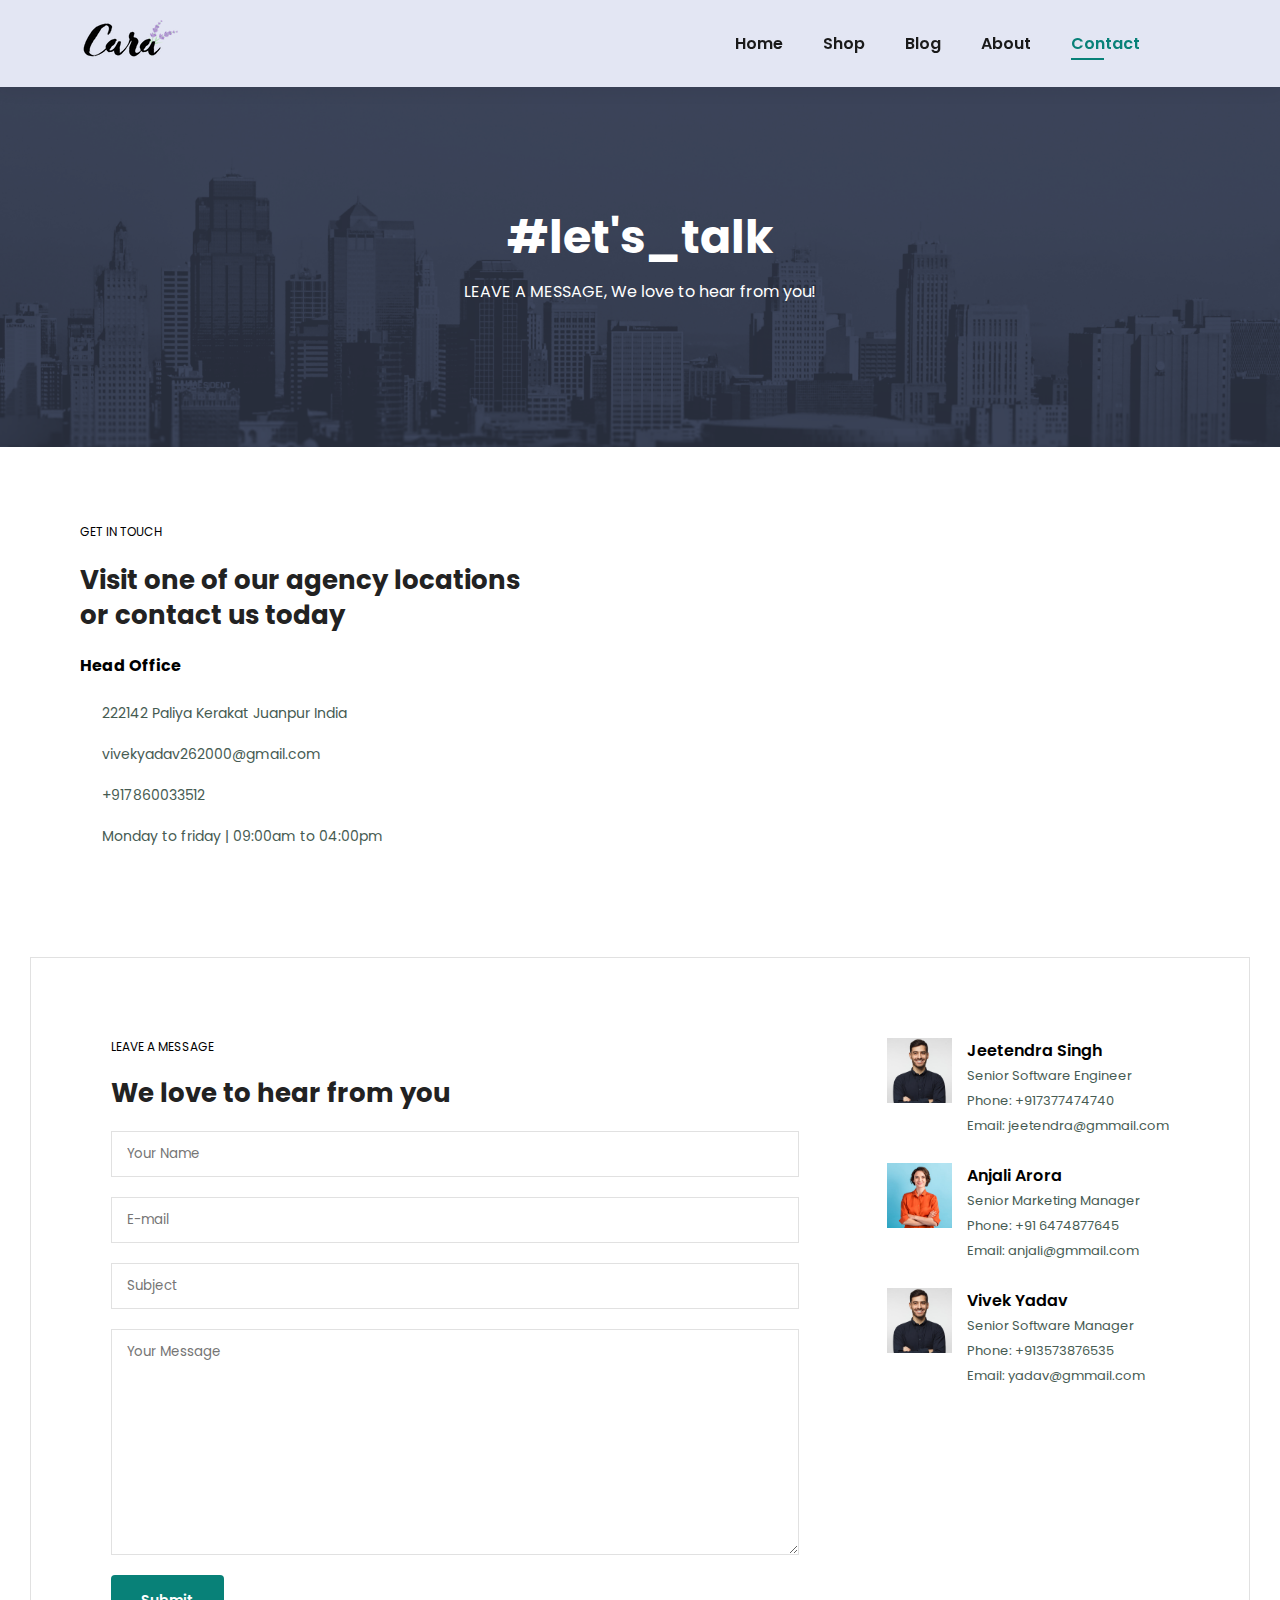
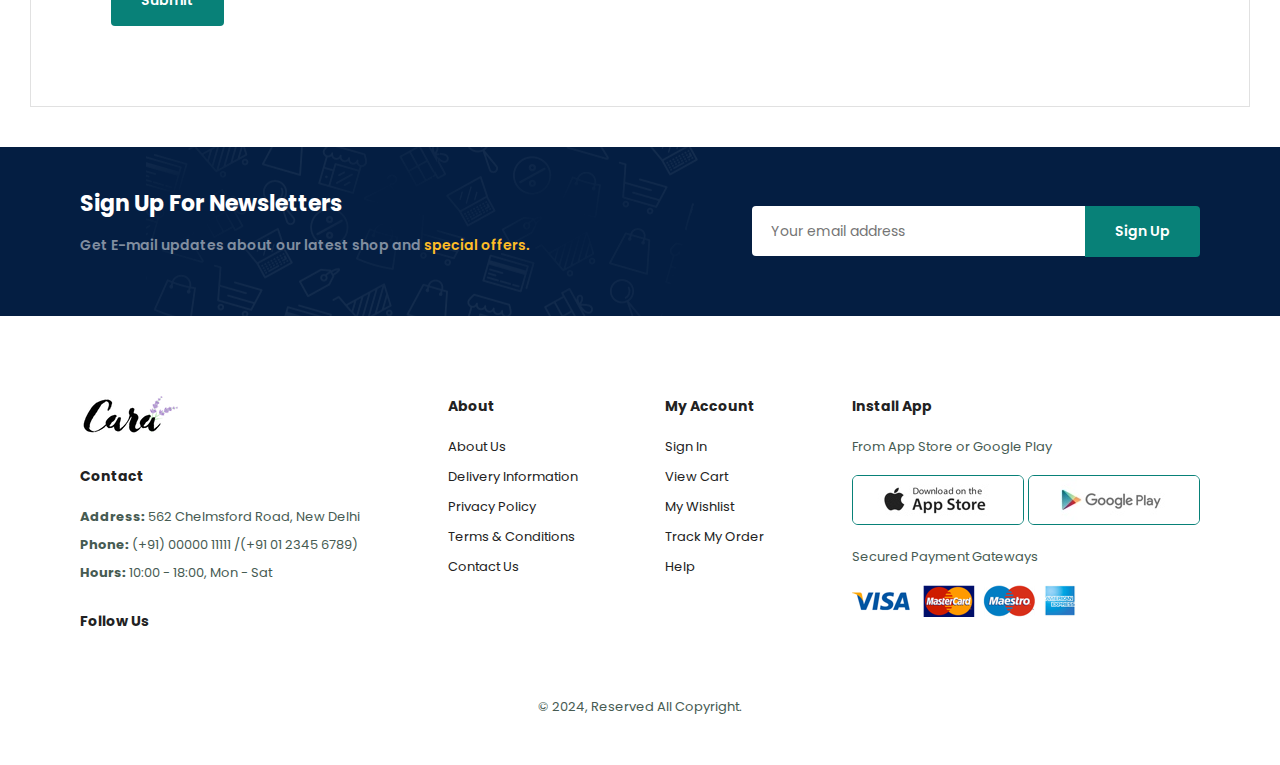
<file: E-Commerce Project canva/contact.html>
<!DOCTYPE html>
<html lang="en">
<head>
    <meta charset="UTF-8">
    <meta name="viewport" content="width=device-width, initial-scale=1.0">
    <title>E-Commerce</title>
    <link rel="stylesheet" href="https://cdnjs.cloudflare.com/ajax/libs/font-awesome/6.5.1/css/all.min.css" integrity="sha512-DTOQO9RWCH3ppGqcWaEA1BIZOC6xxalwEsw9c2QQeAIftl+Vegovlnee1c9QX4TctnWMn13TZye+giMm8e2LwA==" crossorigin="anonymous" referrerpolicy="no-referrer" />
    <link rel="stylesheet" href="style.css"/>
</head>
<body>
    <section id="header">
        <a href="#"><img src="image/logo.png" class="logo" alt=""></a>
        <div>
            <ul id="navbar">
              <li><a href="index.php">Home</a></li>
              <li><a href="shop.html">Shop</a></li>
              <li><a href="blog.html">Blog</a></li>
              <li><a href="about.html">About</a></li>
              <li><a class="active" href="contact.html">Contact</a></li>
              <li id="lg-bag"><a href="cart.html" class="cart"><i class="fa-solid fa-cart-plus cart"></i></a></li>
              <a href="#" id="close"><i class="fa-solid fa-xmark"></i></a>
            </ul>
          </div>
          <div id="mobile">
            <a href="cart.html"><i class="fa-solid fa-cart-plus cart"></i></a>
            <i id="bar" class="fas fa-outdent"></i>
          </div>
    </section>

    <section id="page-header" class="about-header">
        <h2>#let's_talk</h2>
        <p>LEAVE A MESSAGE, We love to hear from you!</p>
    </section>

    <section id="contact-details" class="section-p1">
        <div class="details">
            <span>GET IN TOUCH</span>
            <h2>Visit one of our agency locations or contact us today</h2>
            <h3>Head Office</h3>
            <div>
                <li>
                    <i class="fa-solid fa-location-dot"></i>
                    <p>222142 Paliya Kerakat Juanpur India</p>
                </li>
                <li>
                    <i class="fa-regular fa-envelope-open"></i>
                    <p>vivekyadav262000@gmail.com</p>
                </li>
                <li>
                    <i class="fa-solid fa-square-phone"></i>
                    <p>+917860033512</p>
                </li>
                <li>
                    <i class="fa-regular fa-clock"></i>
                    <p>Monday to friday | 09:00am to 04:00pm</p>
                </li>
            </div>
        </div>

        <div class="map">
            <iframe src="https://www.google.com/maps/embed?pb=!1m18!1m12!1m3!1d14380.00422890551!2d82.8907851881587!3d25.70438902265407!2m3!1f0!2f0!3f0!3m2!1i1024!2i768!4f13.1!3m3!1m2!1s0x399032c9f279a279%3A0xebd152cadd8915ac!2sPaliya%2C%20Uttar%20Pradesh%20222142!5e0!3m2!1sen!2sin!4v1719657938030!5m2!1sen!2sin" width="600" height="450" style="border:0;" allowfullscreen="" loading="lazy" referrerpolicy="no-referrer-when-downgrade"></iframe>
        </div>
    </section>

    <section id="form-details">
        <form action="">
            <span>LEAVE A MESSAGE</span>
            <h2>We love to hear from you</h2>
            <input type="text" placeholder="Your Name">
            <input type="text" placeholder="E-mail">
            <input type="text" placeholder="Subject">
            <textarea name="" id="" cols="30" rows="10" placeholder="Your Message"></textarea>
            <button class="normal">Submit</button>
        </form>

        <div class="people">

            <div>
                <img src="image/people/p1.jpg">
                <p><span>Jeetendra Singh </span> Senior Software Engineer <br> Phone: +917377474740 <br>Email: jeetendra@gmmail.com</p>
            </div>
            <div>
                <img src="image/people/p2.jpg">
                <p><span>Anjali Arora </span> Senior Marketing Manager <br> Phone: +91 6474877645 <br>Email: anjali@gmmail.com</p>
            </div>
            <div>
                <img src="image/people/p1.jpg">
                <p><span>Vivek Yadav </span> Senior Software Manager <br> Phone: +913573876535 <br>Email: yadav@gmmail.com</p>
            </div>
    </div>




    </section>

    <section id="newsletter" class="section-p1 section-m1">
        <div class="newstext">
          <h4>Sign Up For Newsletters</h4>
          <p>Get E-mail updates about our latest shop and <span>special offers.</span></p>
        </div>
        <div class="form">
          <input type="text" placeholder="Your email address">
          <button class="normal">Sign Up</button>
        </div>
    </section>

    <footer class="section-p1 footer">
        <div class="col">
          <img class="logo" src="image/logo.png" alt="">
          <h4>Contact</h4>
          <p><strong>Address: </strong> 562 Chelmsford Road, New Delhi</p>
          <p><strong>Phone: </strong> (+91) 00000 11111 /(+91 01 2345 6789)</p>
          <p><strong>Hours: </strong> 10:00 - 18:00, Mon - Sat</p>
          <div class="follow">
            <h4>Follow Us</h4>
            <div class="icon">
              <i class="fab fa-facebook-f"></i>
              <i class="fab fa-twitter"></i>
              <i class="fab fa-instagram"></i>
              <i class="fab fa-pinterest-p"></i>
              <i class="fab fa-youtube"></i>
            </div>
          </div>
        </div>
  
        <div class="col">
          <h4>About</h4>
          <a href="#">About Us</a>
          <a href="#">Delivery Information</a>
          <a href="#">Privacy Policy</a>
          <a href="#">Terms & Conditions</a>
          <a href="#">Contact Us</a>
        </div>
  
        <div class="col">
          <h4>My Account</h4>
          <a href="#">Sign In</a>
          <a href="#">View Cart</a>
          <a href="#">My Wishlist</a>
          <a href="#">Track My Order</a>
          <a href="#">Help</a>
        </div>
  
        <div class="col install">
          <h4>Install App</h4>
          <p>From App Store or Google Play</p>
          <div class="row">
            <img src="image/pay/app.jpg" alt="">
            <img src="image/pay/play.jpg" alt="">
          </div>
          <p>Secured Payment Gateways</p>
          <img src="image/pay/pay.png" alt="">
        </div>
  
        <div class="copyright">
          <p>© 2024, Reserved All Copyright.</p>
        </div>
      </footer>

    <script src="script.js"></script>
</body>
</html>
</file>
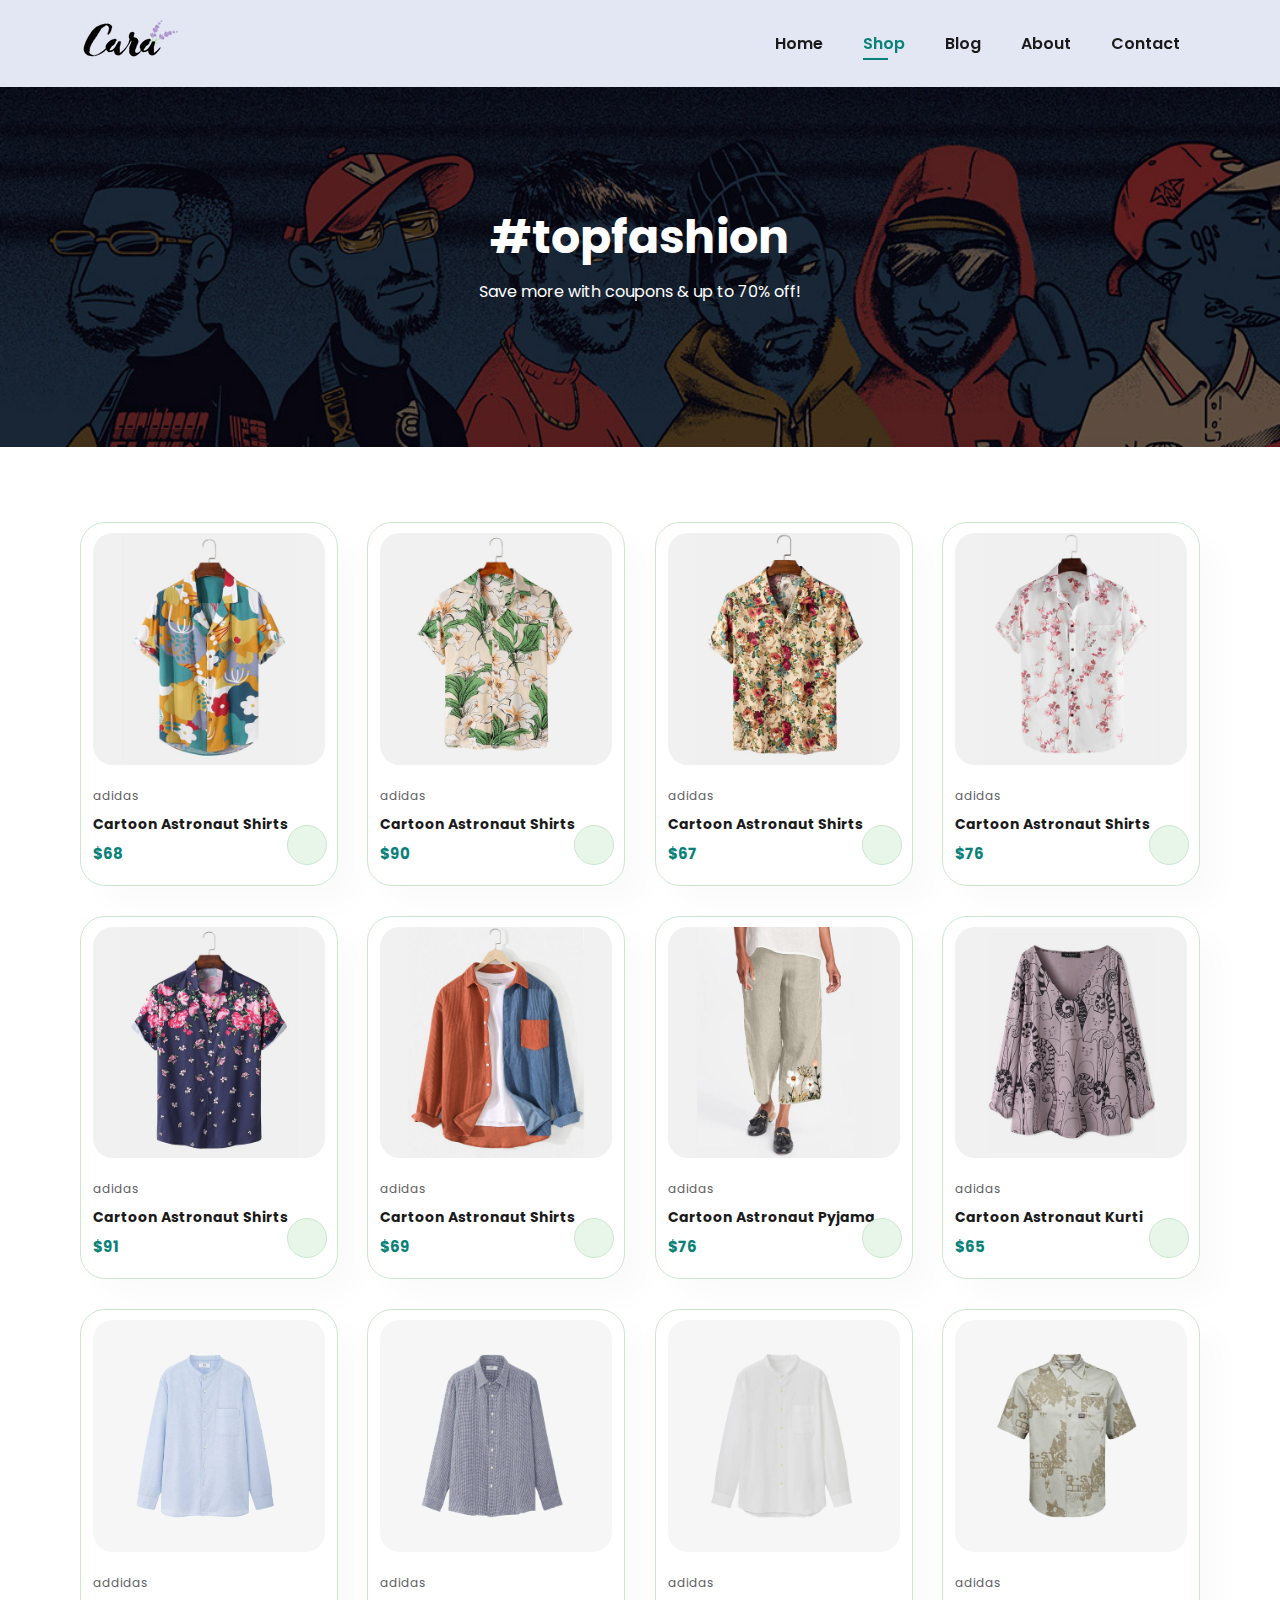
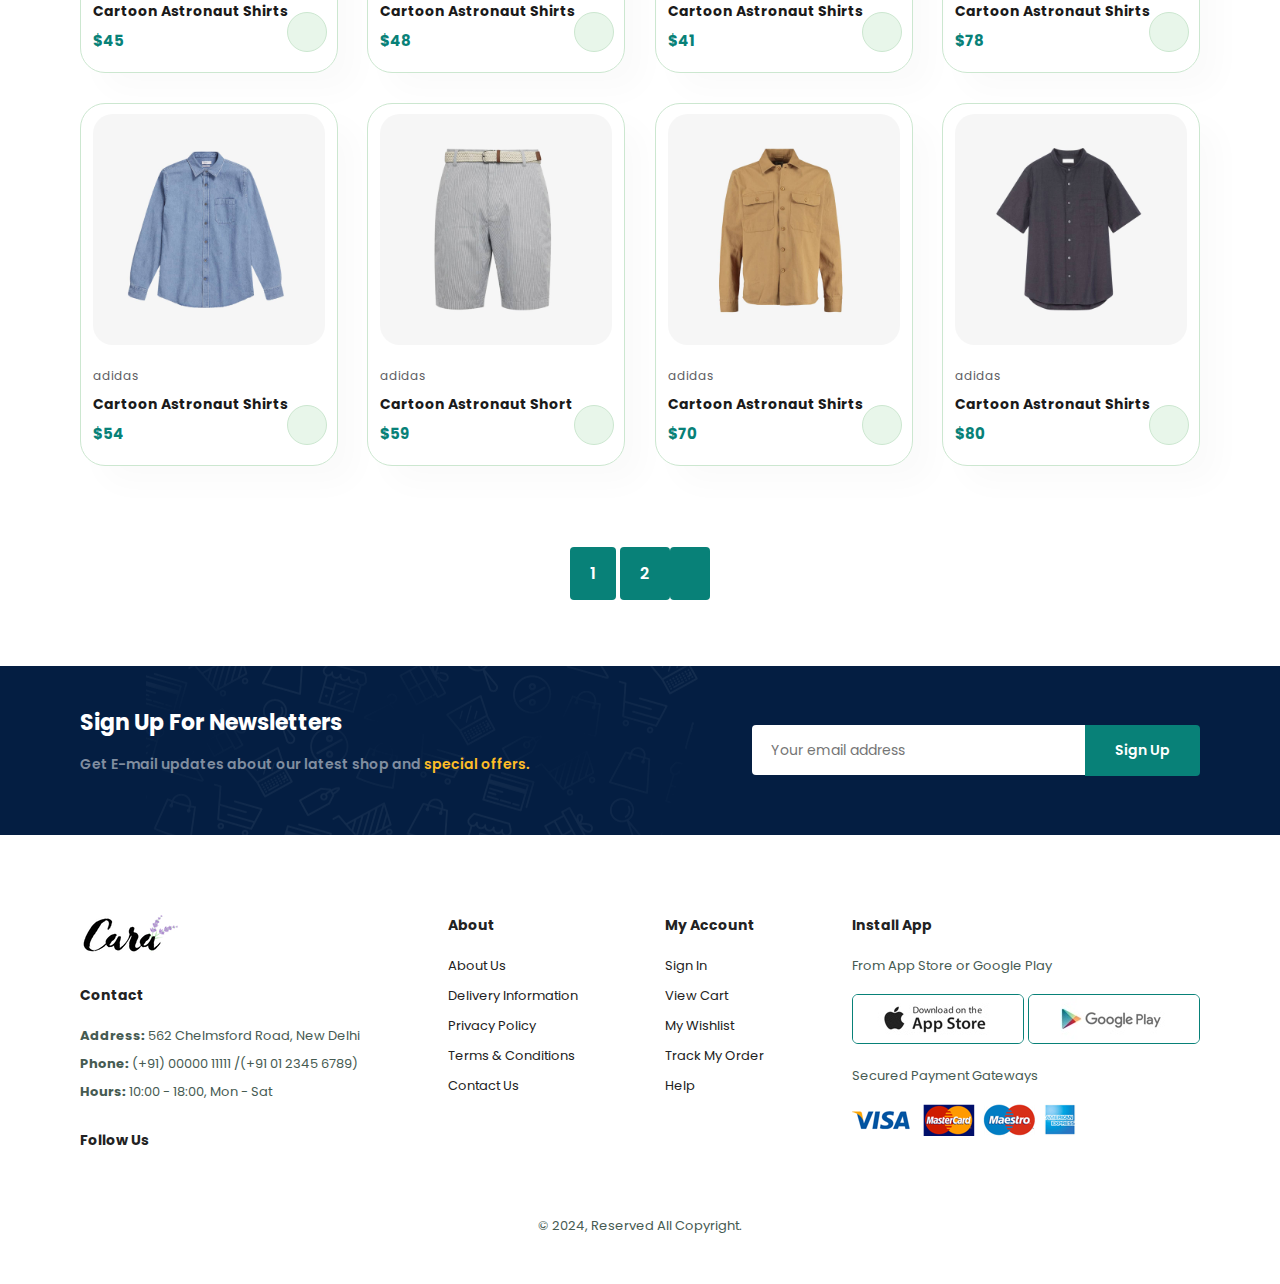
<file: E-Commerce Project canva/shop.html>
<!DOCTYPE html>
<html lang="en">
<head>
    <meta charset="UTF-8">
    <meta name="viewport" content="width=device-width, initial-scale=1.0">
    <title>E-Commerce</title>
    <link rel="stylesheet" href="https://cdnjs.cloudflare.com/ajax/libs/font-awesome/6.5.1/css/all.min.css" integrity="sha512-DTOQO9RWCH3ppGqcWaEA1BIZOC6xxalwEsw9c2QQeAIftl+Vegovlnee1c9QX4TctnWMn13TZye+giMm8e2LwA==" crossorigin="anonymous" referrerpolicy="no-referrer" />
    <link rel="stylesheet" href="style.css"/>
</head>
<body>
    <section id="header">
        <a href="#"><img src="image/logo.png" class="logo" alt=""></a>
        <div>
            <ul id="navbar">
              <li><a href="index.php">Home</a></li>
              <li><a class="active" href="shop.html">Shop</a></li>
              <li><a href="blog.html">Blog</a></li>
              <li><a href="about.html">About</a></li>
              <li><a href="contact.html">Contact</a></li>
              <a id="lg-bag" href="cart.html" class="cart"><i class="fa-solid fa-cart-plus cart"></i></a>
              <a href="#" id="close"><i class="fa-solid fa-xmark"></i></a>
            </ul>
          </div>
          <div id="mobile">
            <a href="cart.html"><i class="fa-solid fa-cart-plus cart"></i></a>
            <i id="bar" class="fas fa-outdent"></i>
          </div>
    </section>

    <section id="page-header">
        <h2>#topfashion</h2>
        <p>Save more with coupons & up to 70% off!</p>
    </section>

    <section id="product1" class="section-p1">
        <div class="pro-container">
          <div class="pro" onclick="window.location.href='sproduct.html'">
            <img src="image/product/f1.jpg" alt="">
            <div class="des">
              <span>adidas</span>
              <h5>Cartoon Astronaut Shirts</h5>
              <div class="star">
                <i class="fas fa-star"></i>
                <i class="fas fa-star"></i>
                <i class="fas fa-star"></i>
                <i class="fas fa-star"></i>
                <i class="fas fa-star"></i>
              </div>
              <h4>$68</h4>
            </div>
            <a href="#" class="cart"><i class="fa-solid fa-cart-plus"></i></a>
           </div>
           <div class="pro">
            <img src="image/product/f2.jpg" alt="">
            <div class="des">
              <span>adidas</span>
              <h5>Cartoon Astronaut Shirts</h5>
              <div class="star">
                <i class="fas fa-star"></i>
                <i class="fas fa-star"></i>
                <i class="fas fa-star"></i>
                <i class="fas fa-star"></i>
                <i class="fas fa-star"></i>
              </div>
              <h4>$90</h4>
            </div>
            <a href="#" class="cart"><i class="fa-solid fa-cart-plus"></i></a>
           </div>
           <div class="pro">
            <img src="image/product/f3.jpg" alt="">
            <div class="des">
              <span>adidas</span>
              <h5>Cartoon Astronaut Shirts</h5>
              <div class="star">
                <i class="fas fa-star"></i>
                <i class="fas fa-star"></i>
                <i class="fas fa-star"></i>
                <i class="fas fa-star"></i>
                <i class="fas fa-star"></i>
              </div>
              <h4>$67</h4>
            </div>
            <a href="#" class="cart"><i class="fa-solid fa-cart-plus"></i></a>
           </div>
           <div class="pro">
            <img src="image/product/f4.jpg" alt="">
            <div class="des">
              <span>adidas</span>
              <h5>Cartoon Astronaut Shirts</h5>
              <div class="star">
                <i class="fas fa-star"></i>
                <i class="fas fa-star"></i>
                <i class="fas fa-star"></i>
                <i class="fas fa-star"></i>
                <i class="fas fa-star"></i>
              </div>
              <h4>$76</h4>
            </div>
            <a href="#" class="cart"><i class="fa-solid fa-cart-plus"></i></i></a>
           </div>
           <div class="pro">
            <img src="image/product/f5.jpg" alt="">
            <div class="des">
              <span>adidas</span>
              <h5>Cartoon Astronaut Shirts</h5>
              <div class="star">
                <i class="fas fa-star"></i>
                <i class="fas fa-star"></i>
                <i class="fas fa-star"></i>
                <i class="fas fa-star"></i>
                <i class="fas fa-star"></i>
              </div>
              <h4>$91</h4>
            </div>
            <a href="#" class="cart"><i class="fa-solid fa-cart-plus"></i></i></a>
           </div>
           <div class="pro">
            <img src="image/product/f6.jpg" alt="">
            <div class="des">
              <span>adidas</span>
              <h5>Cartoon Astronaut Shirts</h5>
              <div class="star">
                <i class="fas fa-star"></i>
                <i class="fas fa-star"></i>
                <i class="fas fa-star"></i>
                <i class="fas fa-star"></i>
                <i class="fas fa-star"></i>
              </div>
              <h4>$69</h4>
            </div>
            <a href="#" class="cart"><i class="fa-solid fa-cart-plus"></i></i></a>
           </div>
           <div class="pro">
            <img src="image/product/f7.jpg" alt="">
            <div class="des">
              <span>adidas</span>
              <h5>Cartoon Astronaut Pyjama</h5>
              <div class="star">
                <i class="fas fa-star"></i>
                <i class="fas fa-star"></i>
                <i class="fas fa-star"></i>
                <i class="fas fa-star"></i>
                <i class="fas fa-star"></i>
              </div>
              <h4>$76</h4>
            </div>
            <a href="#" class="cart"><i class="fa-solid fa-cart-plus"></i></a>
           </div>
           <div class="pro">
            <img src="image/product/f8.jpg" alt="">
            <div class="des">
              <span>adidas</span>
              <h5>Cartoon Astronaut Kurti</h5>
              <div class="star">
                <i class="fas fa-star"></i>
                <i class="fas fa-star"></i>
                <i class="fas fa-star"></i>
                <i class="fas fa-star"></i>
                <i class="fas fa-star"></i>
              </div>
              <h4>$65</h4>
            </div>
            <a href="#" class="cart"><i class="fa-solid fa-cart-plus"></i></a>
           </div>

          <div class="pro">
            <img src="image/product/n1.jpg" alt="">
            <div class="des">
              <span>addidas</span>
              <h5>Cartoon Astronaut Shirts</h5>
              <div class="star">
                <i class="fas fa-star"></i>
                <i class="fas fa-star"></i>
                <i class="fas fa-star"></i>
                <i class="fas fa-star"></i>
                <i class="fas fa-star"></i>
              </div>
              <h4>$45</h4>
            </div>
            <a href="#" class="cart"><i class="fa-solid fa-cart-plus"></i></a>
           </div>
           <div class="pro">
            <img src="image/product/n2.jpg" alt="">
            <div class="des">
              <span>adidas</span>
              <h5>Cartoon Astronaut Shirts</h5>
              <div class="star">
                <i class="fas fa-star"></i>
                <i class="fas fa-star"></i>
                <i class="fas fa-star"></i>
                <i class="fas fa-star"></i>
                <i class="fas fa-star"></i>
              </div>
              <h4>$48</h4>
            </div>
            <a href="#" class="cart"><i class="fa-solid fa-cart-plus"></i></a>
           </div>
           <div class="pro">
            <img src="image/product/n3.jpg" alt="">
            <div class="des">
              <span>adidas</span>
              <h5>Cartoon Astronaut Shirts</h5>
              <div class="star">
                <i class="fas fa-star"></i>
                <i class="fas fa-star"></i>
                <i class="fas fa-star"></i>
                <i class="fas fa-star"></i>
                <i class="fas fa-star"></i>
              </div>
              <h4>$41</h4>
            </div>
            <a href="#" class="cart"><i class="fa-solid fa-cart-plus"></i></a>
           </div>
           <div class="pro">
            <img src="image/product/n4.jpg" alt="">
            <div class="des">
              <span>adidas</span>
              <h5>Cartoon Astronaut Shirts</h5>
              <div class="star">
                <i class="fas fa-star"></i>
                <i class="fas fa-star"></i>
                <i class="fas fa-star"></i>
                <i class="fas fa-star"></i>
                <i class="fas fa-star"></i>
              </div>
              <h4>$78</h4>
            </div>
            <a href="#" class="cart"><i class="fa-solid fa-cart-plus"></i></a>
           </div>
           <div class="pro">
            <img src="image/product/n5.jpg" alt="">
            <div class="des">
              <span>adidas</span>
              <h5>Cartoon Astronaut Shirts</h5>
              <div class="star">
                <i class="fas fa-star"></i>
                <i class="fas fa-star"></i>
                <i class="fas fa-star"></i>
                <i class="fas fa-star"></i>
                <i class="fas fa-star"></i>
              </div>
              <h4>$54</h4>
            </div>
            <a href="#" class="cart"><i class="fa-solid fa-cart-plus"></i></a>
           </div>
           <div class="pro">
            <img src="image/product/n6.jpg" alt="">
            <div class="des">
              <span>adidas</span>
              <h5>Cartoon Astronaut Short</h5>
              <div class="star">
                <i class="fas fa-star"></i>
                <i class="fas fa-star"></i>
                <i class="fas fa-star"></i>
                <i class="fas fa-star"></i>
                <i class="fas fa-star"></i>
              </div>
              <h4>$59</h4>
            </div>
            <a href="#" class="cart"><i class="fa-solid fa-cart-plus"></i></a>
           </div>
           <div class="pro">
            <img src="image/product/n7.jpg" alt="">
            <div class="des">
              <span>adidas</span>
              <h5>Cartoon Astronaut Shirts</h5>
              <div class="star">
                <i class="fas fa-star"></i>
                <i class="fas fa-star"></i>
                <i class="fas fa-star"></i>
                <i class="fas fa-star"></i>
                <i class="fas fa-star"></i>
              </div>
              <h4>$70</h4>
            </div>
            <a href="#" class="cart"><i class="fa-solid fa-cart-plus"></i></a>
           </div>
           <div class="pro">
            <img src="image/product/n8.jpg" alt="">
            <div class="des">
              <span>adidas</span>
              <h5>Cartoon Astronaut Shirts</h5>
              <div class="star">
                <i class="fas fa-star"></i>
                <i class="fas fa-star"></i>
                <i class="fas fa-star"></i>
                <i class="fas fa-star"></i>
                <i class="fas fa-star"></i>
              </div>
              <h4>$80</h4>
            </div>
            <a href="#" class="cart"><i class="fa-solid fa-cart-plus"></i></a>
           </div>

        </div>
    </section>

    <section id="pagination" class="section-p1">
        <a href="#">1</a>
        <a href="#">2</a>
        <a href="#"><i class="fa-solid fa-arrow-right"></i></a>
    </section>

    <section id="newsletter" class="section-p1 section-m1">
        <div class="newstext">
          <h4>Sign Up For Newsletters</h4>
          <p>Get E-mail updates about our latest shop and <span>special offers.</span></p>
        </div>
        <div class="form">
          <input type="text" placeholder="Your email address">
          <button class="normal">Sign Up</button>
        </div>
    </section>

    <footer class="section-p1 footer">
        <div class="col">
          <img class="logo" src="image/logo.png" alt="">
          <h4>Contact</h4>
          <p><strong>Address: </strong> 562 Chelmsford Road, New Delhi</p>
          <p><strong>Phone: </strong> (+91) 00000 11111 /(+91 01 2345 6789)</p>
          <p><strong>Hours: </strong> 10:00 - 18:00, Mon - Sat</p>
          <div class="follow">
            <h4>Follow Us</h4>
            <div class="icon">
              <i class="fab fa-facebook-f"></i>
              <i class="fab fa-twitter"></i>
              <i class="fab fa-instagram"></i>
              <i class="fab fa-pinterest-p"></i>
              <i class="fab fa-youtube"></i>
            </div>
          </div>
        </div>
  
        <div class="col">
          <h4>About</h4>
          <a href="#">About Us</a>
          <a href="#">Delivery Information</a>
          <a href="#">Privacy Policy</a>
          <a href="#">Terms & Conditions</a>
          <a href="#">Contact Us</a>
        </div>
  
        <div class="col">
          <h4>My Account</h4>
          <a href="#">Sign In</a>
          <a href="#">View Cart</a>
          <a href="#">My Wishlist</a>
          <a href="#">Track My Order</a>
          <a href="#">Help</a>
        </div>
  
        <div class="col install">
          <h4>Install App</h4>
          <p>From App Store or Google Play</p>
          <div class="row">
            <img src="image/pay/app.jpg" alt="">
            <img src="image/pay/play.jpg" alt="">
          </div>
          <p>Secured Payment Gateways</p>
          <img src="image/pay/pay.png" alt="">
        </div>
  
        <div class="copyright">
          <p>© 2024, Reserved All Copyright.</p>
        </div>
      </footer>

    <script src="script.js"></script>
</body>
</html>
</file>
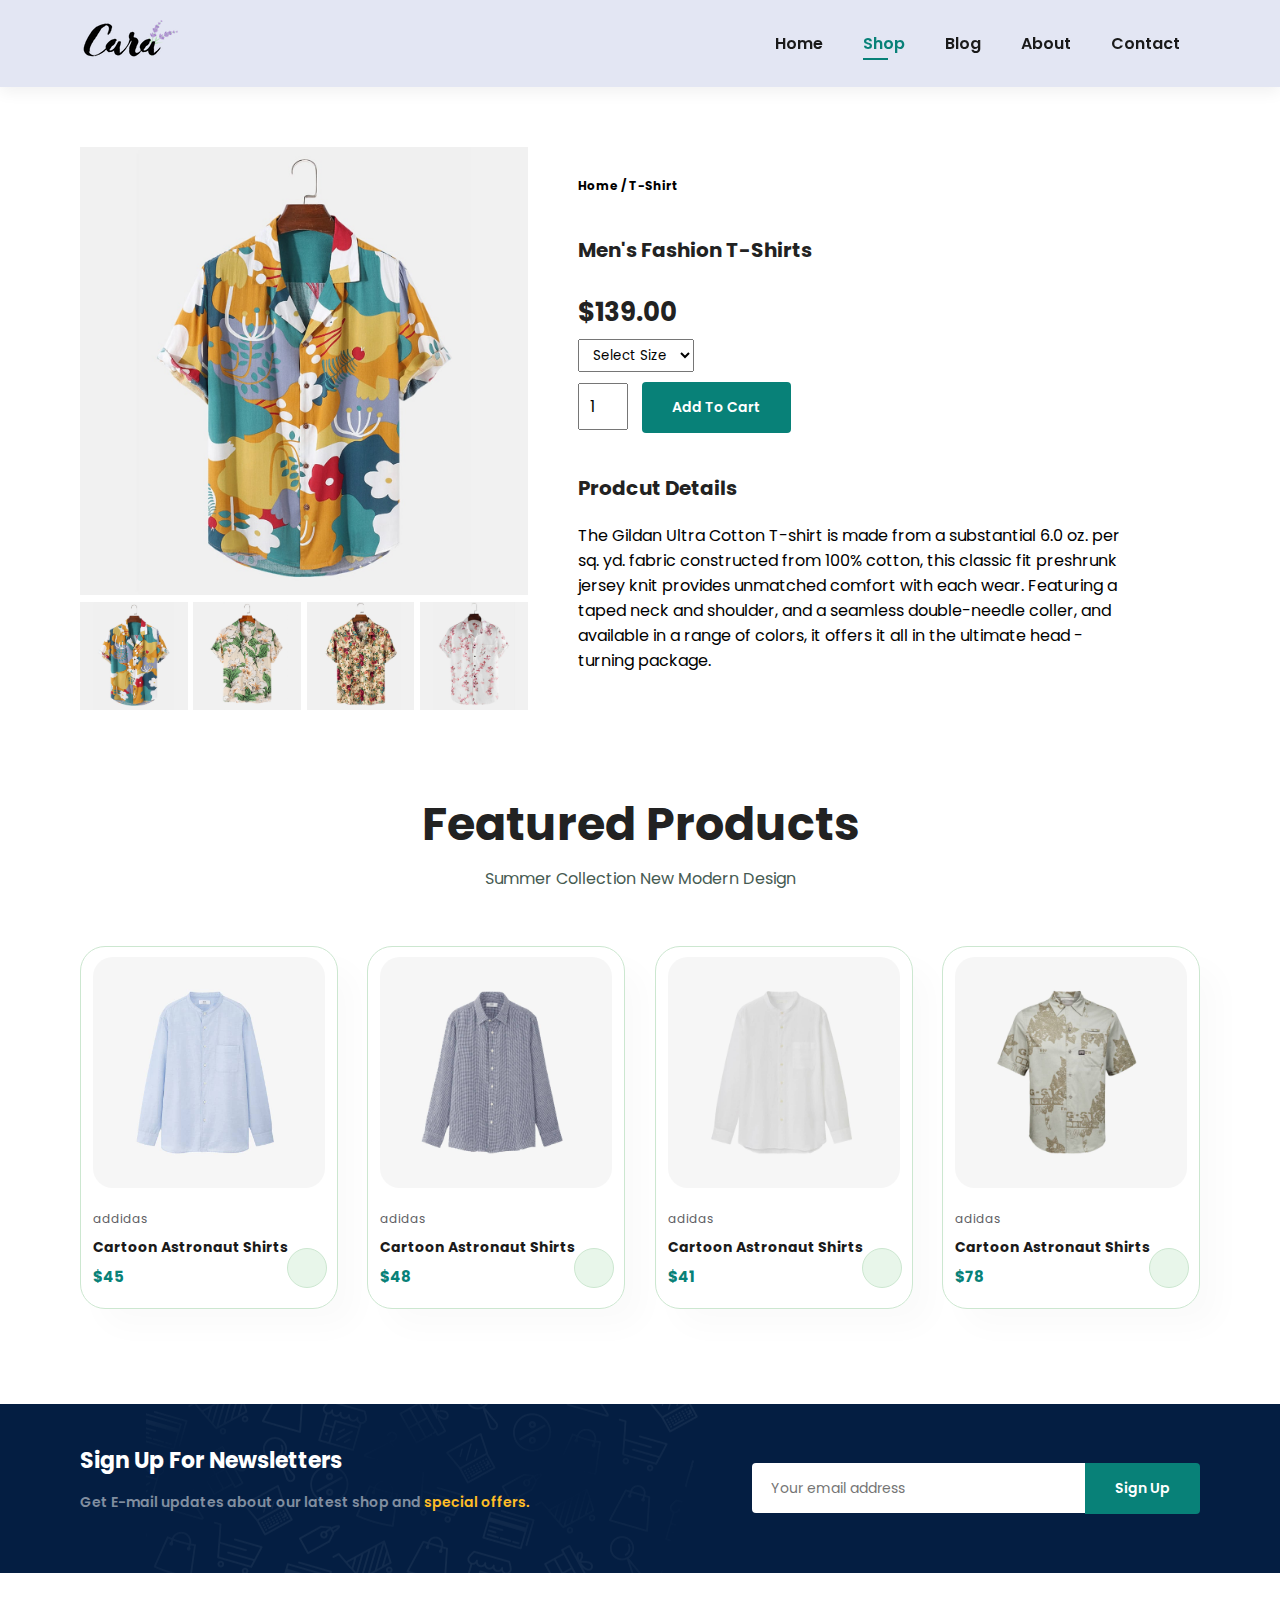
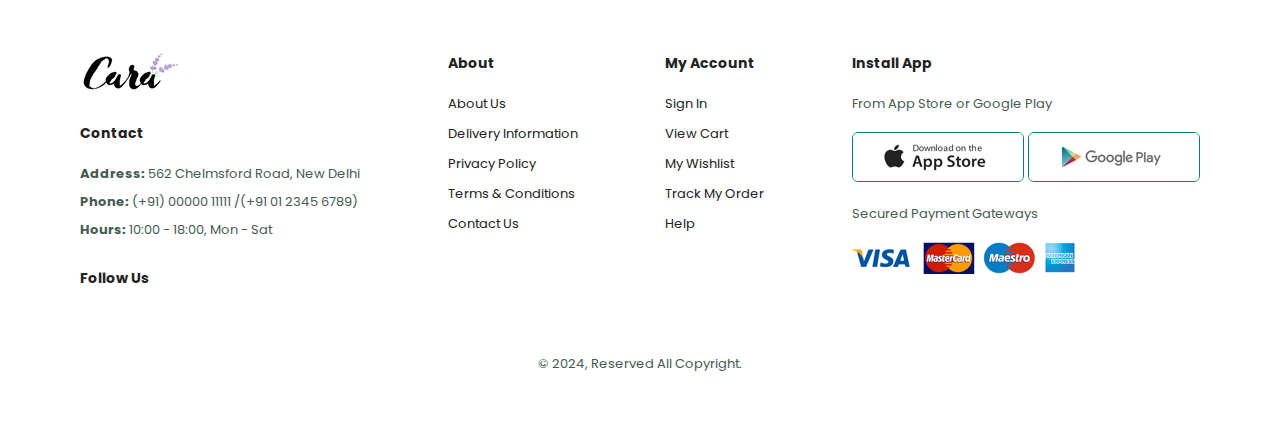
<file: E-Commerce Project canva/sproduct.html>
<!DOCTYPE html>
<html lang="en">
<head>
    <meta charset="UTF-8">
    <meta name="viewport" content="width=device-width, initial-scale=1.0">
    <title>E-Commerce</title>
    <link rel="stylesheet" href="https://cdnjs.cloudflare.com/ajax/libs/font-awesome/6.5.1/css/all.min.css" integrity="sha512-DTOQO9RWCH3ppGqcWaEA1BIZOC6xxalwEsw9c2QQeAIftl+Vegovlnee1c9QX4TctnWMn13TZye+giMm8e2LwA==" crossorigin="anonymous" referrerpolicy="no-referrer" />
    <link rel="stylesheet" href="style.css"/>
</head>
<body>
    <section id="header">
        <a href="#"><img src="image/logo.png" class="logo" alt=""></a>
        <div>
            <ul id="navbar">
              <li><a href="index.php">Home</a></li>
              <li><a class="active" href="shop.html">Shop</a></li>
              <li><a href="blog.html">Blog</a></li>
              <li><a href="about.html">About</a></li>
              <li><a href="contact.html">Contact</a></li>
              <a id="lg-bag" href="cart.html" class="cart"><i class="fa-solid fa-cart-plus cart"></i></a>
              <a href="#" id="close"><i class="fa-solid fa-xmark"></i></a>
            </ul>
          </div>
          <div id="mobile">
            <a href="cart.html"><i class="fa-solid fa-cart-plus cart"></i></a>
            <i id="bar" class="fas fa-outdent"></i>
          </div>
    </section>

    <section id="prodetails" class="section-p1">
        <div class="single-pro-image">
            <img src="image/product/f1.jpg" width="100%" id="MainImg" alt="">

            <div class="small-img-group">
                <div class="small-img-col">
                    <img src="image/product/f1.jpg" width="100%" class="small-img" alt="">
                </div>
                <div class="small-img-col">
                    <img src="image/product/f2.jpg" width="100%" class="small-img" alt="">
                </div>
                <div class="small-img-col">
                    <img src="image/product/f3.jpg" width="100%" class="small-img" alt="">
                </div>
                <div class="small-img-col">
                    <img src="image/product/f4.jpg" width="100%" class="small-img" alt="">
                </div>
            </div>
        </div>

        <div class="single-pro-details">
            <h6>Home / T-Shirt</h6>
            <h4>Men's Fashion T-Shirts</h4>
            <h2>$139.00</h2>
            <select>
                <option>Select Size</option>
                <option>S</option>
                <option>M</option>
                <option>XL</option>
                <option>XXL</option>
            </select>
            <input type="number" value="1">
            <button class="normal">Add To Cart</button>
            <h4>Prodcut Details</h4>
                <span>The Gildan Ultra Cotton T-shirt is made from a substantial 6.0 oz. per
                    sq. yd. fabric constructed from 100% cotton, this classic fit preshrunk
                jersey knit provides unmatched comfort with each wear. Featuring a taped
                    neck and shoulder, and a seamless double-needle coller, and available in
                    a range of colors, it offers it all in the ultimate head -turning package.</span>
        </div>
    </section>

    <section id="product1" class="section-p1">
        <h2>Featured Products</h2>
        <p>Summer Collection New Modern Design</p>
        <div class="pro-container">
          <div class="pro">
            <img src="image/product/n1.jpg" alt="">
            <div class="des">
              <span>addidas</span>
              <h5>Cartoon Astronaut Shirts</h5>
              <div class="star">
                <i class="fas fa-star"></i>
                <i class="fas fa-star"></i>
                <i class="fas fa-star"></i>
                <i class="fas fa-star"></i>
                <i class="fas fa-star"></i>
              </div>
              <h4>$45</h4>
            </div>
            <a href="#" class="cart"><i class="fa-solid fa-cart-plus"></i></a>
           </div>
           <div class="pro">
            <img src="image/product/n2.jpg" alt="">
            <div class="des">
              <span>adidas</span>
              <h5>Cartoon Astronaut Shirts</h5>
              <div class="star">
                <i class="fas fa-star"></i>
                <i class="fas fa-star"></i>
                <i class="fas fa-star"></i>
                <i class="fas fa-star"></i>
                <i class="fas fa-star"></i>
              </div>
              <h4>$48</h4>
            </div>
            <a href="#" class="cart"><i class="fa-solid fa-cart-plus"></i></a>
           </div>
           <div class="pro">
            <img src="image/product/n3.jpg" alt="">
            <div class="des">
              <span>adidas</span>
              <h5>Cartoon Astronaut Shirts</h5>
              <div class="star">
                <i class="fas fa-star"></i>
                <i class="fas fa-star"></i>
                <i class="fas fa-star"></i>
                <i class="fas fa-star"></i>
                <i class="fas fa-star"></i>
              </div>
              <h4>$41</h4>
            </div>
            <a href="#" class="cart"><i class="fa-solid fa-cart-plus"></i></a>
           </div>
           <div class="pro">
            <img src="image/product/n4.jpg" alt="">
            <div class="des">
              <span>adidas</span>
              <h5>Cartoon Astronaut Shirts</h5>
              <div class="star">
                <i class="fas fa-star"></i>
                <i class="fas fa-star"></i>
                <i class="fas fa-star"></i>
                <i class="fas fa-star"></i>
                <i class="fas fa-star"></i>
              </div>
              <h4>$78</h4>
            </div>
            <a href="#" class="cart"><i class="fa-solid fa-cart-plus"></i></a>
           </div>
        </div>
    </section>
    <section id="newsletter" class="section-p1 section-m1">
        <div class="newstext">
          <h4>Sign Up For Newsletters</h4>
          <p>Get E-mail updates about our latest shop and <span>special offers.</span></p>
        </div>
        <div class="form">
          <input type="text" placeholder="Your email address">
          <button class="normal">Sign Up</button>
        </div>
    </section>

    <footer class="section-p1 footer">
        <div class="col">
          <img class="logo" src="image/logo.png" alt="">
          <h4>Contact</h4>
          <p><strong>Address: </strong> 562 Chelmsford Road, New Delhi</p>
          <p><strong>Phone: </strong> (+91) 00000 11111 /(+91 01 2345 6789)</p>
          <p><strong>Hours: </strong> 10:00 - 18:00, Mon - Sat</p>
          <div class="follow">
            <h4>Follow Us</h4>
            <div class="icon">
              <i class="fab fa-facebook-f"></i>
              <i class="fab fa-twitter"></i>
              <i class="fab fa-instagram"></i>
              <i class="fab fa-pinterest-p"></i>
              <i class="fab fa-youtube"></i>
            </div>
          </div>
        </div>
  
        <div class="col">
          <h4>About</h4>
          <a href="#">About Us</a>
          <a href="#">Delivery Information</a>
          <a href="#">Privacy Policy</a>
          <a href="#">Terms & Conditions</a>
          <a href="#">Contact Us</a>
        </div>
  
        <div class="col">
          <h4>My Account</h4>
          <a href="#">Sign In</a>
          <a href="#">View Cart</a>
          <a href="#">My Wishlist</a>
          <a href="#">Track My Order</a>
          <a href="#">Help</a>
        </div>
  
        <div class="col install">
          <h4>Install App</h4>
          <p>From App Store or Google Play</p>
          <div class="row">
            <img src="image/pay/app.jpg" alt="">
            <img src="image/pay/play.jpg" alt="">
          </div>
          <p>Secured Payment Gateways</p>
          <img src="image/pay/pay.png" alt="">
        </div>
  
        <div class="copyright">
          <p>© 2024, Reserved All Copyright.</p>
        </div>
    </footer>

    <script>
        var MainImg = document.getElementById("MainImg");
        var smallimg = document.getElementsByClassName("small-img");

        smallimg[0].onclick = function(){
            MainImg.src = smallimg[0].src;
        }
        smallimg[1].onclick = function(){
            MainImg.src = smallimg[1].src;
        }
        smallimg[2].onclick = function(){
            MainImg.src = smallimg[2].src;
        }
        smallimg[3].onclick = function(){
            MainImg.src = smallimg[3].src;
        }
    </script>

    <script src="script.js"></script>
</body>
</html>
</file>
<file: E-Commerce Project canva/style.css>
@import url('https://fonts.googleapis.com/css2?family=Poppins:wght@100;200;300;400;500;600;700;800;900&display=swap');
* {
    margin: 0;
    padding: 0;
    box-sizing: border-box;
    font-family: 'Poppins', sans-serif;
}

h1{
    font-size: 50px;
    line-height: 64px;
    color: #222;
}

h2{
    font-size: 46px;
    line-height: 54px;
    color: #222;
}

h4{
    font-size: 20px;
    color: #222;
}

h6{
    font-weight: 700;
    font-size: 12px;
}

p{
    font-size: 16px;
    color: #465b52;
    margin: 15px 0 20px 0;
}

.section-p1{
    padding: 40px 80px;
}

.section-m1{
    margin: 40px 0;
}
button.normal{
    font-size: 14px;
    font-weight: 600;
    padding: 15px 30px;
    color: #000;
    background-color: #fff;
    border-radius: 4px;
    cursor: pointer;
    border: none;
    outline: none;
    transition: 0.2s;
}

button.white{
    font-size: 13px;
    font-weight: 600;
    padding: 13px 18px;
    color: #fff;
    background-color: transparent;
    cursor: pointer;
    border: 1px solid #fff;
    outline: none;
    transition: 0.2s;
}

body{
    width: 100%;
}

/* header start */
#header{
    display: flex;
    align-items: center;
    justify-content: space-between;
    padding: 20px 80px;
    background: #e3e6f3;
    box-shadow: 0 5px 15px rgba(0, 0, 0, 0.06);
    z-index: 999;
    position: sticky;
    top: 0;
    left: 0;
}

#navbar {
    display: flex;
    align-items: center;
    justify-content: center;
}

#navbar li {
    list-style: none;
    padding: 0 20px;
    position: relative;
}

#navbar li a {
    text-decoration: none;
    font-size: 16px;
    font-weight: 600;
    color: #1a1a1a;
    transition: 0.3s ease;
}

#navbar li a:hover,
#navbar li a.active {
    color: #088178;
}
#navbar li a.active::after,
#navbar li a:hover::after {
    content: "";
    width: 30%;
    height: 2px;
    background: #088178;
    position: absolute;
    bottom: -4px;
    left: 20px;
}

#mobile{
    display: none;
    align-items: center;
}

#close{
   display: none; 
}
.cart{
    color: #000;
}


/* Home page */

#hero {
    background-image: url("image/hero4.png");
    height: 90vh;
    width: 100%;
    background-size: cover;
    background-position: top 25% right 0;
    padding: 0 80px;
    display: flex;
    flex-direction: column;
    align-items: flex-start;
    justify-content: center;
}
#hero h4 {
    padding-bottom: 15px;
}
#hero h1 {
    color: #088178;
}
#hero button{
    background-image: url(image/button.png);
    background-color: transparent;
    color: #088178;
    border: 0;
    padding: 14px 80px 14px 65px; 
    background-repeat: no-repeat;
    cursor: pointer;
    font-weight: 700;
    font-size: 15px;
}

/* Feature */
#feature {
    display: flex;
    align-items: center;
    justify-content: space-between;
    flex-wrap: wrap;
}
#feature .fe-box {
    width: 180px;
    text-align: center;
    padding: 25px 15px;
    box-shadow: 20px 20px 34px rgba(0,0,0,0.03);
    border: 1px solid #cce7d0;
    border-radius: 4px;
    margin: 15px 0;
}
#feature .fe-box:hover {
    box-shadow: 10px 10px 54px rgba(70, 62, 221, 0.2 );
}
#feature .fe-box img {
    width: 100%;
    margin-bottom: 10px;
}
#feature .fe-box h6 {
    display: inline-block;
    padding: 9px 8px 6px 8px;
    line-height: 1;
    border-radius: 4px;
    color: #088178;
    background-color: #fddde4;
}
#feature .fe-box:nth-child(2) h6 {
    background-color: #cdebbc;
}
#feature .fe-box:nth-child(3) h6 {
    background-color: #d1e8f2;
}
#feature .fe-box:nth-child(4) h6 {
    background-color: #cdd4f8;
}
#feature .fe-box:nth-child(5) h6 {
    background-color: #f6dbf6;
}
#feature .fe-box:nth-child(6) h6 {
    background-color: #fff2e5;
}

/* Products */
#product1 {
    text-align: center;
}
#product1 .pro-container {
    display: flex;
    justify-content: space-between;
    padding-top: 20px;
    flex-wrap: wrap;
}
#product1 .pro {
    width: 23%;
    min-width: 250px;
    padding: 10px 12px;
    border: 1px solid #cce7d0;
    border-radius: 25px;
    cursor: pointer;
    box-shadow: 20px 20px 30px rgba(0, 0, 0, 0.02);
    margin: 15px 0;
    transition: 0.2s ease;
    position: relative;
}
#product1 .pro:hover{
    box-shadow: 20px 20px 30px rgba(0, 0, 0, 0.09);
}
#product1 .pro img {
    width: 100%;
    border-radius: 20px;
}
#product1 .pro .des {
    text-align: start;
    padding: 10px 0;
}
#product1 .pro .des span {
    color: #606063;
    font-size: 12px;
}
#product1 .pro .des h5 {
    padding-top: 7px;
    color: #1a1a1a;
    font-size: 14px;
}
#product1 .pro .des i {
    font-size: 12px;
    color: rgb(243, 181, 25);
}
#product1 .pro .des h4 {
    padding-top: 7px;
    font-size: 15px;
    font-weight: 700;
    color: #088178;
}
#product1 .pro .cart{
    width: 40px;
    height: 40px;
    line-height: 40px;
    border-radius: 50px;
    background-color: #e8f6ea;
    font-weight: 500;
    color: #088178;
    border: 1px solid #cce7d0;
    position: absolute;
    bottom: 20px;
    right: 10px;
}

/* Banner */
#banner {
    display: flex;
    flex-direction: column;
    justify-content: center;
    align-items: center;
    text-align: center;
    background-image: url(image/banner/b2.jpg);
    width: 100%;
    height: 40vh;
    background-size: cover;
    background-position: center;
}
#banner h4 {
    color: #fff;
    font-size: 16px;
}
#banner h2 {
    color: #fff;
    font-size: 30px;
    padding: 10px 0;
}
#banner h2 span {
    color: #ef3636;
}
#banner button:hover{
    background: #088178;
    color: #fff;
}

/* sm-banner */
#sm-banner {
    display: flex;
    justify-content: space-between;
    flex-wrap: wrap;
}
#sm-banner .banner-box{
    display: flex;
    flex-direction: column;
    justify-content: center;
    align-items: flex-start;
    text-align: center;
    background-image: url(image/banner/b17.jpg);
    min-width: 580px;
    height: 50vh;
    background-size: cover;
    background-position: center;
    padding: 30px;
}
#sm-banner .banner-box2 {
    background-image: url(image/banner/b10.jpg);
}
#sm-banner h4 {
    color: #fff;
    font-size: 20px;
    font-weight: 300;
}
#sm-banner h2 {
    color: #fff;
    font-size: 28px;
    font-weight: 800;
}
#sm-banner span {
    color: #fff;
    font-size: 14px;
    font-weight: 500;
    padding-bottom: 15px;
}
#sm-banner .banner-box:hover button {
    background: #088178;
    border: 1px solid #088178;
}

/* Banner 3 */
#banner3 {
    display: flex;
    justify-content: space-between;
    flex-wrap: wrap;
    padding: 0 80px;
}
#banner3 .banner-box {
    display: flex;
    flex-direction: column;
    justify-content: center;
    align-items: flex-start;
    text-align: center;
    background-image: url(image/banner/b7.jpg);
    min-width: 30%;
    height: 30vh;
    background-size: cover;
    background-position: center;
    padding: 20px;
    margin-bottom: 20px;
}
#banner3 .banner-box2{
    background-image: url(image/banner/b4.jpg);
}
#banner3 .banner-box3{
    background-image: url(image/banner/b18.jpg);
}
#banner3 h2 {
    color: #fff;
    font-weight: 900;
    font-size: 22px;
}
#banner3 h3 {
    color: #fff;
    font-weight: 800;
    font-size: 15px;
}

/* Newsletters */
#newsletter {
    display: flex;
    justify-content: space-between;
    flex-wrap: wrap;
    align-items: center;
    background-image: url(image/banner/b14.png);
    background-repeat: no-repeat;
    background-position: 20% 30%;
    background-color: #041e42;
}
#newsletter h4 {
    font-size: 22px;
    font-weight: 700;
    color: #fff;
}
#newsletter p {
    font-size: 14px;
    font-weight: 600;
    color: #818ea0;
}
#newsletter p span {
    color: #ffbd27;
}
#newsletter .form {
    display: flex;
    width: 40%;
}
#newsletter input{
    height: 3.125rem;
    padding: 0 1.25em;
    font-size: 14px;
    width: 100%;
    border: 1px solid transparent;
    border-radius: 4px;
    outline: none;
    border-top-right-radius: 0;
    border-bottom-right-radius: 0;
}
#newsletter button {
    background-color: #088178;
    color: #fff;
    white-space: nowrap;
    border-top-left-radius: 0;
    border-bottom-left-radius: 0;
}

/* Footer */
.footer {
    display: flex;
    flex-wrap: wrap;
    justify-content: space-between;
}
.footer .col {
    display: flex;
    flex-direction: column;
    align-items: flex-start;
    margin-bottom: 20px;
}

.footer .logo {
    margin-bottom: 30px;
}
.footer h4 {
    font-size: 14px;
    padding-bottom: 20px;
}
.footer p {
    font-size: 13px;
    margin: 0 0 8px 0;
}
.footer a {
    font-size: 13px;
    text-decoration: none;
    color: #222;
    margin-bottom: 10px;
}
.footer .follow {
    margin-top: 20px;
}
.footer .follow i {
    color: #465b52;
    padding-right: 4px;
    cursor: pointer;
}
.footer .install .row img{
    border: 1px solid #088178;
    border-radius: 6px;
}
.footer .install img {
    margin: 10px 0 15px 0;
}
.footer .follow i:hover,
.footer a:hover {
    color: #088178;
}
.footer .copyright {
    width: 100%;
    text-align: center;
}

/* Shop page */
#page-header{
    background-image: url("image/banner/b1.jpg");
    width: 100%;
    height: 40vh;
    background-size: cover;
    display: flex;
    justify-content: center;
    text-align: center;
    flex-direction: column;
    padding: 14px;
}
#page-header h2,
#page-header p{
    color: #fff;
}
#pagination{
    text-align: center;
}
#pagination a{
    text-decoration: none;
    background-color: #088178;
    padding: 15px 20px;
    border-radius: 4px;
    color: #fff;
    font-weight: 600;
}
#pagination a i{
    font-size: 16px;
    font-weight: 600;
}

/* Single Product */
#prodetails{
    display: flex;
    margin-top: 20px;
}
#prodetails .single-pro-image{
    width: 40%;
    margin-right: 50px;
}
.small-img-group{
    display: flex;
    justify-content: space-between;
}
.small-img-col{
    flex-basis: 24%;
    cursor: pointer;
}
#prodetails .single-pro-details{
    width: 50%;
    padding-top: 30px;

}
#prodetails .single-pro-details h4{
    padding: 40px 0 20px 0;
}
#prodetails .single-pro-details h2{
    font-size: 26px;
}
#prodetails .single-pro-details select{
    display: block;
    padding: 5px 10px;
    margin-bottom: 10px;
}
#prodetails .single-pro-details input{
    width: 50px;
    height: 47px;
    padding-left: 10px;
    font-size: 16px;
    margin-right: 10px;
}
#prodetails .single-pro-details input:focus{
    outline: none;
}
#prodetails .single-pro-details button{
    background-color: #088178;
    color: #fff;
}
#prodetails .single-pro-details span{
    line-height: 25px;
}

/* Blog Page */
#page-header.blog-header{
    background-image: url("image/banner/b19.jpg");
}

#blog{
    padding: 150px 150px 0 150px;
}
#blog .blog-box{
    display: flex;
    align-items: center;
    width: 100%;
    position: relative;
    padding-bottom: 90px;
}
#blog .blog-img{
    width: 50%;
    margin-right: 40px;
}
#blog img{
    width: 100%;
    height: 300px;
    object-fit: cover;
}
#blog .blog-details{
    width: 50%;
}
#blog .blog-details a{
    text-decoration: none;
    font-size: 11px;
    color: #000;
    font-weight: 700;
    position: relative;
    transition: 0.3s;
}
#blog .blog-details a::after{
    content: " ";
    width: 50px;
    height: 1px;
    background-color: #000;
    position: absolute;
    top: 4px;
    right: -60px;
}
#blog .blog-details a:hover{
    color: #088178;
}
#blog .blog-details a:hover:after{
    background-color: #088178;
}
#blog.blog-box h1{
    position: absolute;
    top: -40px;
    left: 0;
    font-size: 70px;
    font-weight: 700;
    color: #c9cbce;
    z-index: -9;
}

/* About page */
#page-header.about-header{
    background-image: url("image/about/banner.png");
}
#about-head{
    display: flex;
    align-items: center;
}
#about-head img{
    width: 50%;
    height: auto;
}
#about-head div{
    padding-left: 40px;
}
#about-app{
    text-align: center;
}
#about-app .video{
    width: 70%;
    height: 100%;
    margin: 30px auto 0 auto;
}
#about-app .video video{
    width: 100%;
    height: 100%;
    border-radius: 20px;
}

/* Contact page */

#contact-details{
    display: flex;
    align-items: center;
    justify-content: space-between;
}
#contact-details .details{
    width: 40%;
}
#contact-details .details span,
#form-details form span{
    font-size: 12px;
}
#contact-details .details h2,
#form-details form h2{
    font-size: 26px;
    line-height: 35px;
    padding: 20px 0;
}
#contact-details .details h3{
    font-size: 16px;
    padding-bottom: 15px;
}
#contact-details .details li{
    list-style: none;
    display: flex;
    padding: 10px 0;
}
#contact-details .details li i{
    font-size: 14px;
    padding-right: 22px;
}
#contact-details .details li p{
    margin: 0;
    font-size: 14px;
}
#contact-details .map{
    width: 55%;
    height: 400px;
}
#contact-details .map iframe{
    width: 100%;
    height: 100%;
}
#form-details{
    display: flex;
    justify-content: space-between;
    margin: 30px;
    padding: 80px;
    border: 1px solid #e1e1e1;
}
#form-details form{
    width: 65%;
    display: flex;
    flex-direction: column;
    align-items: flex-start;
}

#form-details form input,
#form-details form textarea{
    width: 100%;
    padding: 12px 15px;
    outline: none;
    margin-bottom: 20px;
    border: 1px solid #e1e1e1;
}
#form-details form button{
    background-color: #088178;
    color: #fff;
}

#form-details .people div{
    padding-bottom: 25px;
    display: flex;
    align-items: flex-start;
}
#form-details .people div img{
    width: 65px;
    height: 65px;
    object-fit: cover;
    margin-right: 15px;
}
#form-details .people div p{
    margin: 0;
    font-size: 13px;
    line-height: 25px;
}

#form-details .people div p span{
    display: block;
    font-size: 16px;
    font-weight: 600;
    color: #000;
}


/* Cart page */

#cart{
    overflow-x: auto;
}
#cart table{
    width: 100%;
    border-collapse: collapse;
    table-layout: fixed;
    white-space: nowrap;
}

#cart table img{
    width: 70px;
}

#cart table td:nth-child(1){
    width: 100px;
    text-align: center;
}

#cart table td:nth-child(2){
    width: 150px;
    text-align: center;
}

#cart table td:nth-child(3){
    width: 250px;
    text-align: center;
}

#cart table td:nth-child(4),
#cart table td:nth-child(5),
#cart table td:nth-child(6){
    width: 150px;
    text-align: center;
}

#cart table td:nth-child(5){
    width: 70px;
    padding: 10px 5px 10px 15px;
}

#cart table thead{
    border: 1px solid #e2e9e1;
    border-left: none;
    border-right: none;
}

#cart table thead td{
    font-weight: 700;
    text-transform: uppercase;
    font-size: 13px;
    padding: 18px 0;
}

#cart table tbody tr td{
    padding-top: 15px;
}
#cart table tbody tr td i{
    color: #000;
}

#cart table tbody td{
    font-size: 13px;
}

#cart-add{
    display: flex;
    flex-wrap: wrap;
    justify-content: space-between;
}

#coupon{
    width: 50%;
    margin-bottom: 30px;
}

#coupon h3,
#subtotal h3{
    padding-bottom: 15px;
}

#coupon input{
    padding: 10px 20px;
    outline: none;
    width: 60%;
    margin-right: 10px;
    border: 1px solid #e2e9e1;
}
#coupon button,
#subtotal button{
    background-color: #088178;
    color: #fff;
    padding: 12px 20px;
}
#subtotal{
    width: 50%;
    margin-bottom: 30px;
    border: 1px solid #e2e9e1;
    padding: 30px;
}

#subtotal table{
    border-collapse: collapse;
    width: 100%;
    margin-bottom: 20px;
}

#subtotal table td{
    width: 50%;
    border: 1px solid #e2e9e1;
    padding: 10px;
    font-size: 13px;

}





/* Start Media Query */

/* Navbar */
@media (max-width:799px) {
    .section-p1 {
        padding: 40px 40px;
    }
    #navbar {
        display: flex;
        flex-direction: column;
        align-items: flex-start;
        justify-content: flex-start;
        position: fixed;
        top: 0;
        right: -300px;
        height: 100vh;
        width: 300px;
        background-color: #E3E6F3;
        box-shadow: 0 40px 60px rgba(0, 0, 0, 0.1);
        padding: 80px 0 0 10px;
        transition: 0.3s;
        z-index: 999;
    }
    #navbar.active {
        right: 0px;
    }
    #navbar li {
        margin-bottom: 25px;
    }
    #mobile {
        display: flex;
        align-items: center;
    }
    #mobile i{
        color: #1a1a1a;
        font-size: 24px;
        padding: 20px;
    }
    #close {
        display: initial;
        position: absolute;
        top: 30px;
        left: 30px;
        color: #222;
        font-size: 24px;
    }
    #lg-bag {
        display: none;
    }

     /* Banner */

     #hero {
        height: 70vh;
        padding: 0 80px;
        background-position: top 30% right 30%;
    }

     /* feature */
     #feature {
        justify-content: space-between;
    }
    #feature .fe-box {
        width: 15px 15px;
    }
    #product1 .pro-container {
        justify-content: center;
    }
    #product1 .pro{
        margin: 15px;
    }
    #banner {
        height: 20vh;
    }
    #sm-banner .banner-box {
        min-width: 100%;
        height: 30vh;
    }
    #banner3 {
        padding: 0 40px;
    }
    #banner3 .banner-box {
        width: 28%;
    }
    #newsletter .form {
        width: 70%;
    }

    /* Contact page */
    #form-details {
        padding:40px;
    }
    #form-details form {
        width: 50%;
    }
}

@media(max-width:477px){
    .section-p1{
        padding: 20px;
    }
    #header{
        padding: 10px 30px;
    }
    .h1{
        font-size: 38px;
    }
    .h2{
        font-size: 32px;
    }
    #hero{
        padding: 0 20px;
        background-position: 55%;
    }
    #feature{
        justify-content: space-between;
    }
    #feature .fe-box{
        width: 155px;
        margin: 0 0 15px 0;
    }
    #product1 .pro{
        width: 100%;
    }
    #banner{
        height: 40vh;
    }
    #sm-banner .banner-box{
        height: 40vh;
    }
    #sm-banner .banner-box2{
        margin-top: 20px;
    }
    #banner3{
        padding: 0 20px;
    }
    #banner3 .banner-box {
        width: 100%;
    }
    #newsletter{
        padding: 40px 20px;
    }
    #newsletter .form{
        width: 100%;
    }
    .footer .copyright{
        text-align: start;
    }

    /* Single Product */
    #prodetails{
        display: flex;
        flex-direction: column;
    }
    #prodetails .single-pro-image{
        width: 100%;
        margin-right: 0px;
    }
    #prodetails .single-pro-details{
        width: 100%;
    }

    /* blog page */

    #blog{
        padding: 100px 20px 0 20px;
    }

    #blog .blog-box{
        display: flex;
        flex-direction: column;
        align-items: flex-start;
    }
    #blog .blog-img{
        width: 100%;
        margin-right: 0px;
        margin-bottom: 30px;
    }
    #blog .blog-details {
        width: 100%;
    }

    /* About Page */
    #about-head{
        flex-direction: column;
    }
    #about-head img{
        width: 100%;
        margin-bottom: 20px;
    }
    #about-head div{
        padding-left: 0px;
    }
    #about-app .video{
        width: 100%;
    }

    /* Contact Page */
    #contact-details {
        flex-direction: column;
    }
    #contact-details .details {
        width: 100%;
        margin-bottom: 30px;
    }
    #contact-details .map {
        width: 100%;
    }

    #form-details{
        margin: 10px;
        padding: 30px 10px;
        flex-wrap: wrap;
    }
    #form-details form {
        width: 100%;
        margin-bottom: 30px;
    }


    /* Cart page*/

    #cart-add{
        flex-direction: column;
    }
    #coupon{
        width: 100%;
    }
    #subtotal {
        width: 100%;
        padding: 20px;
    }





}
</file>
